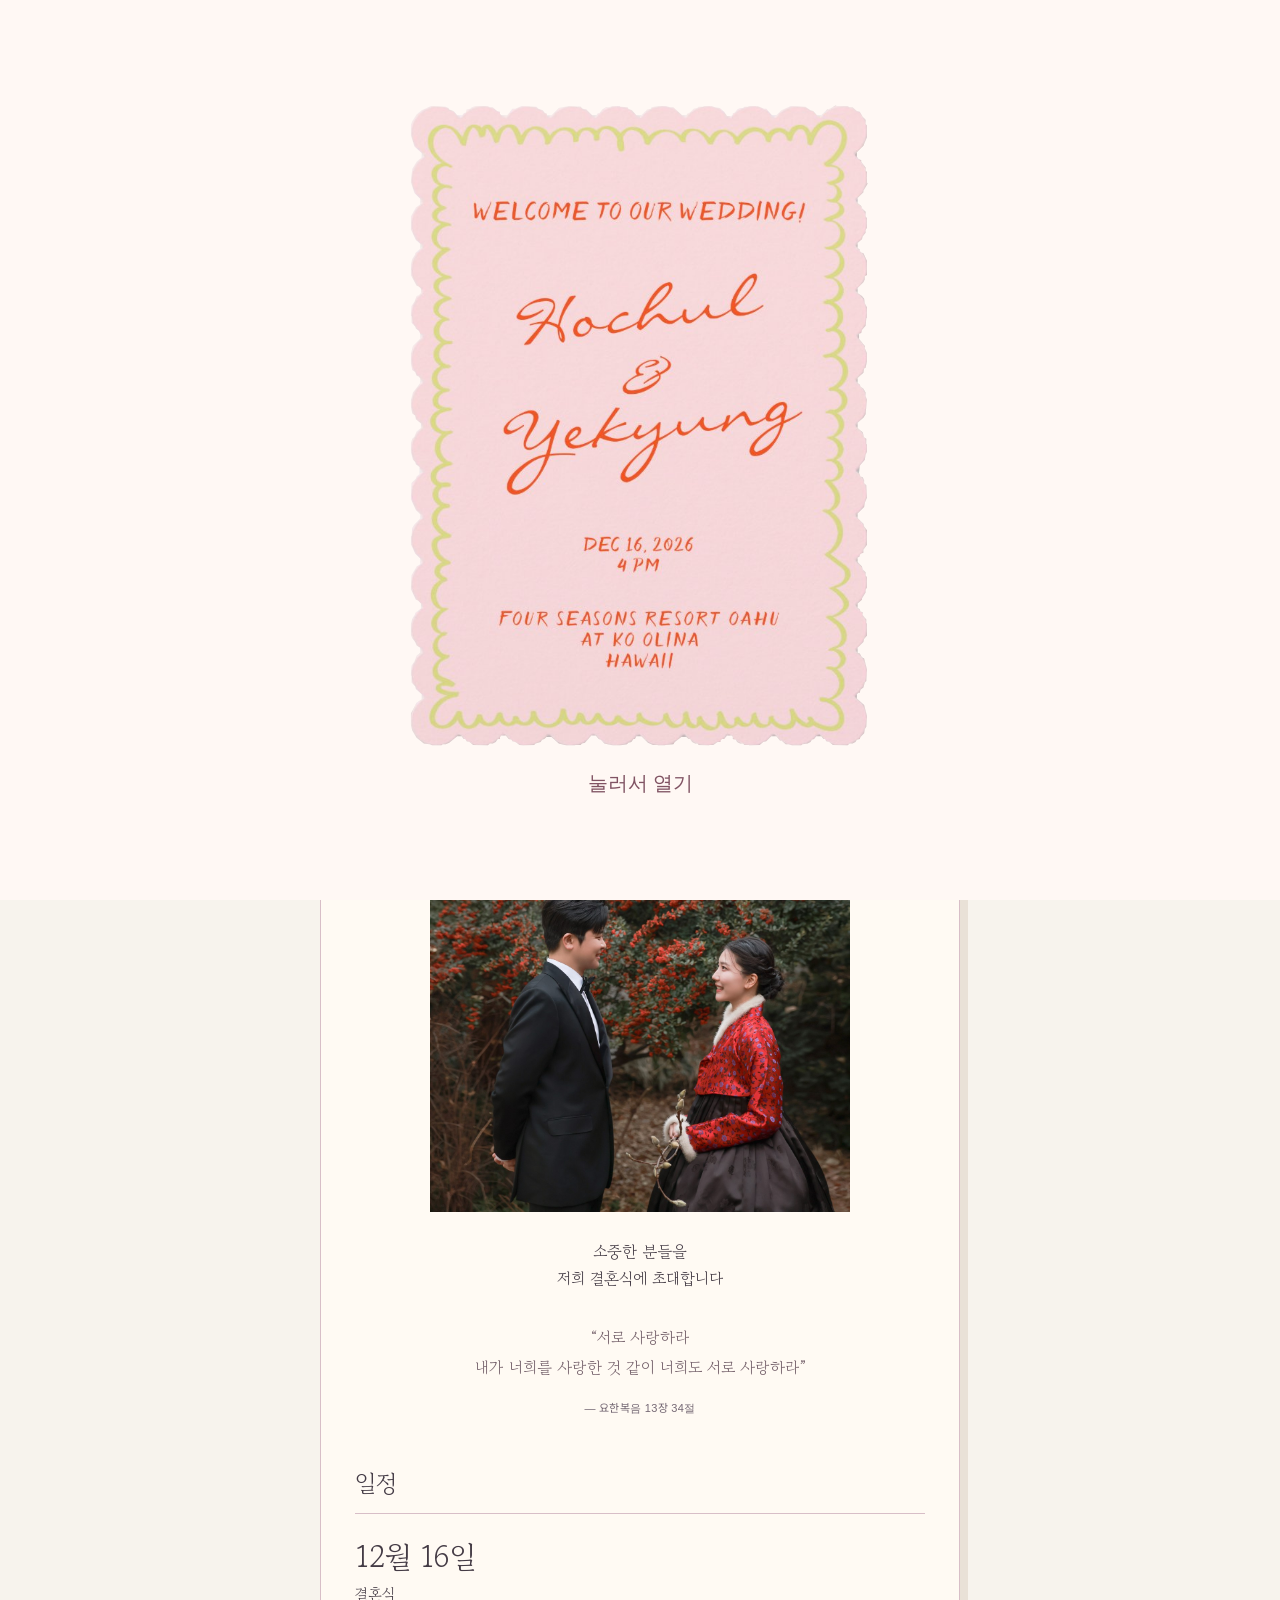
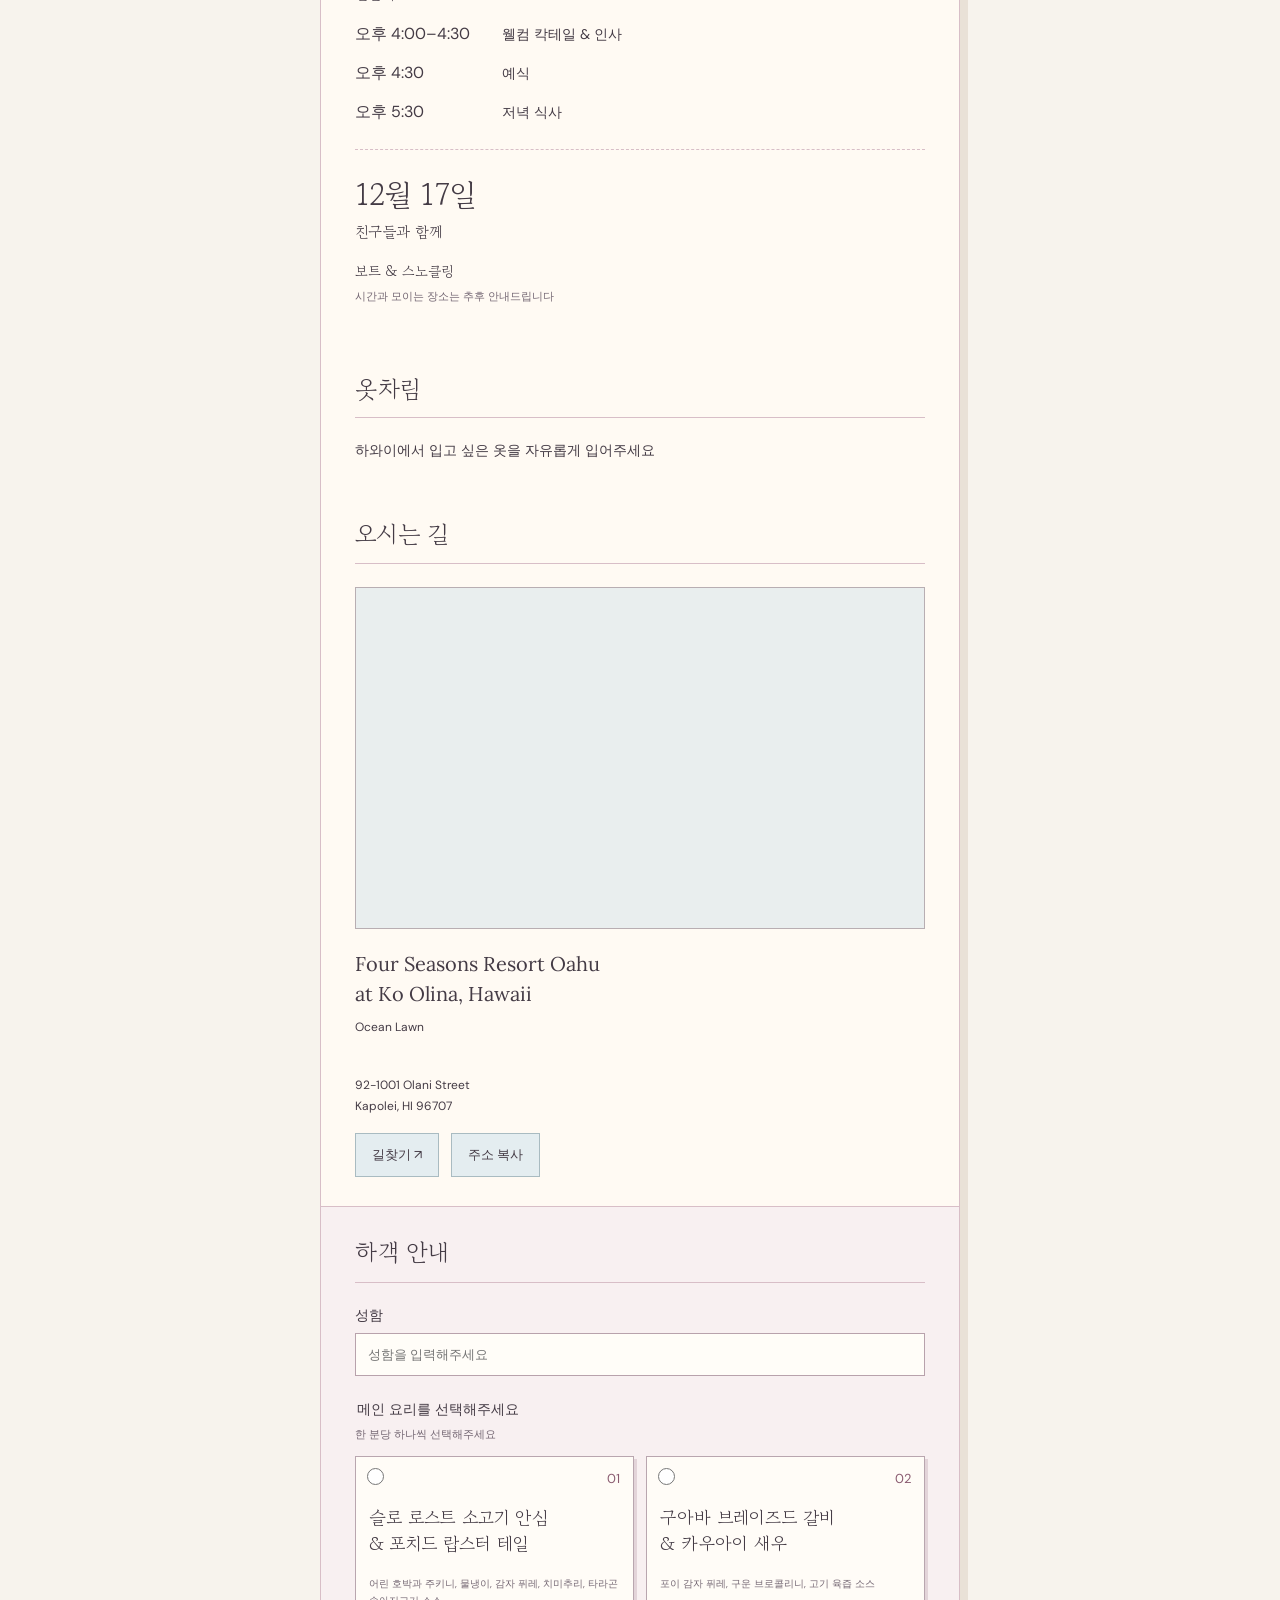
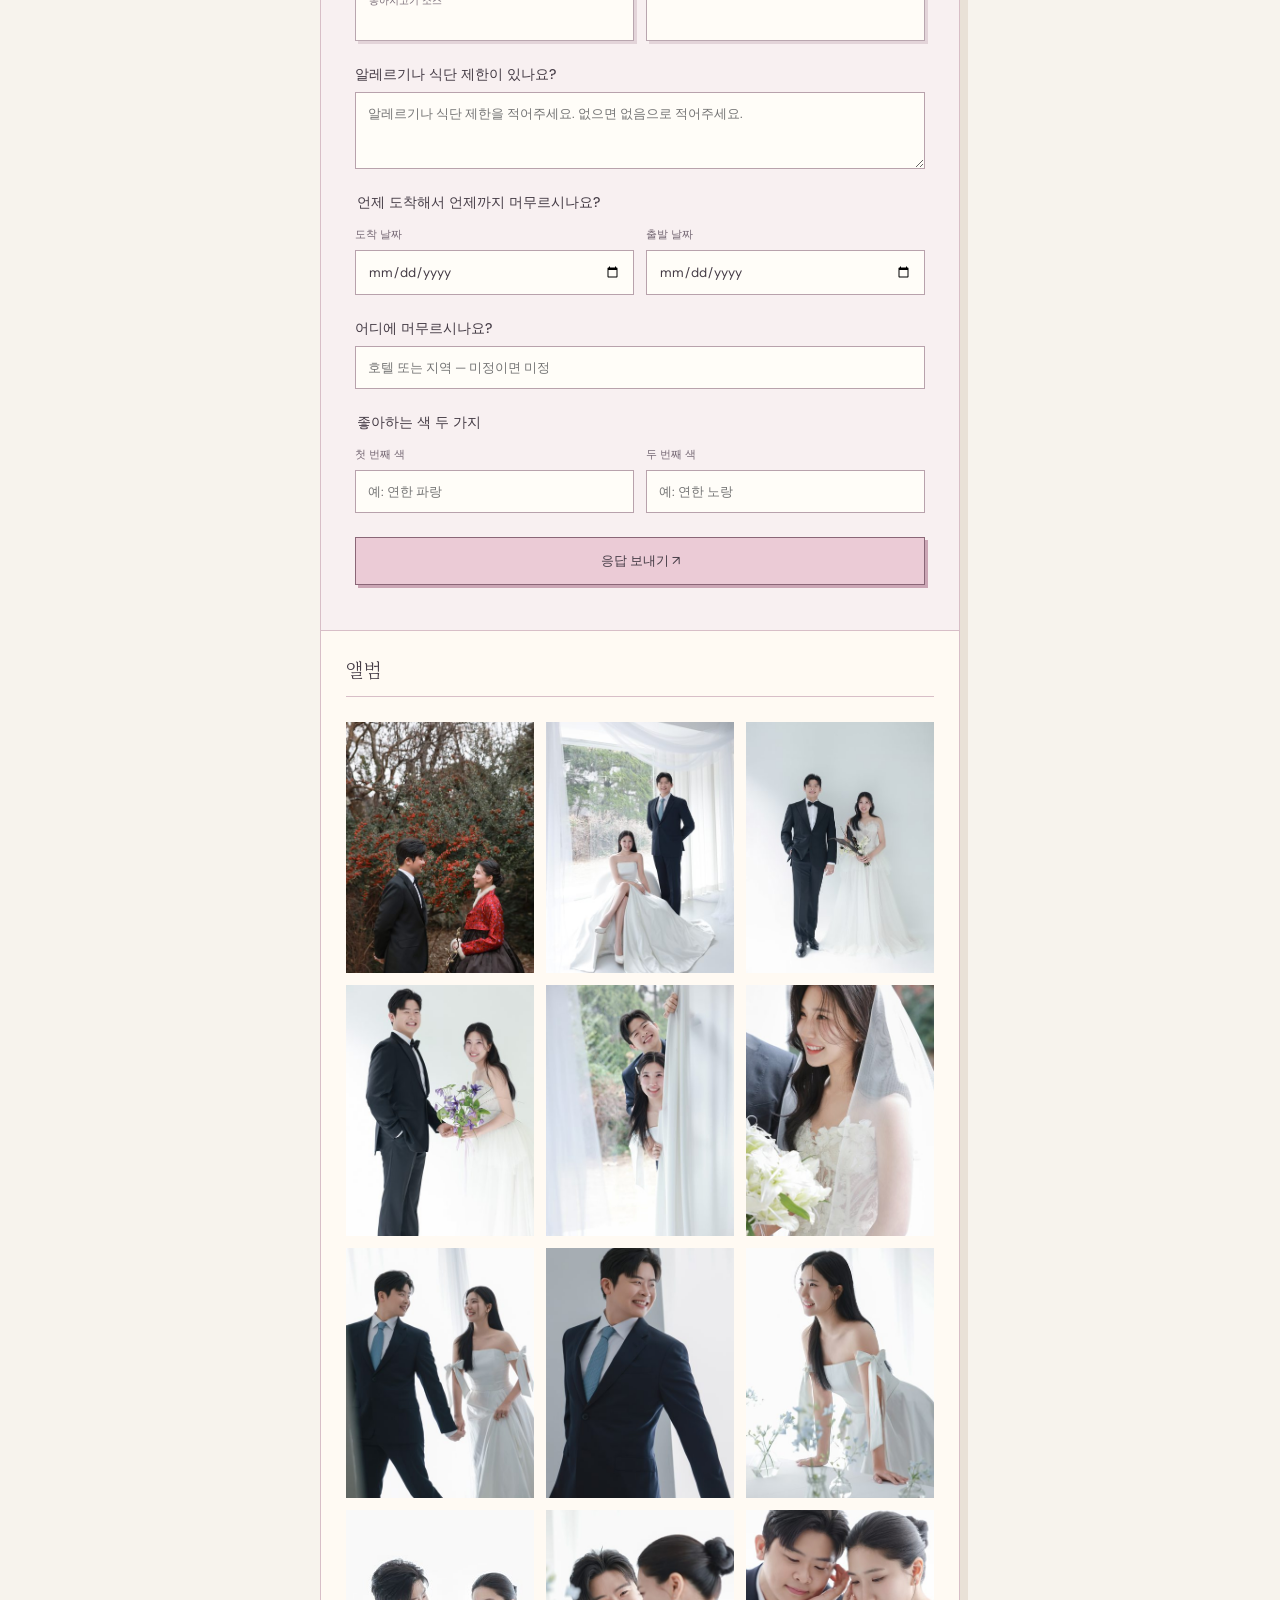
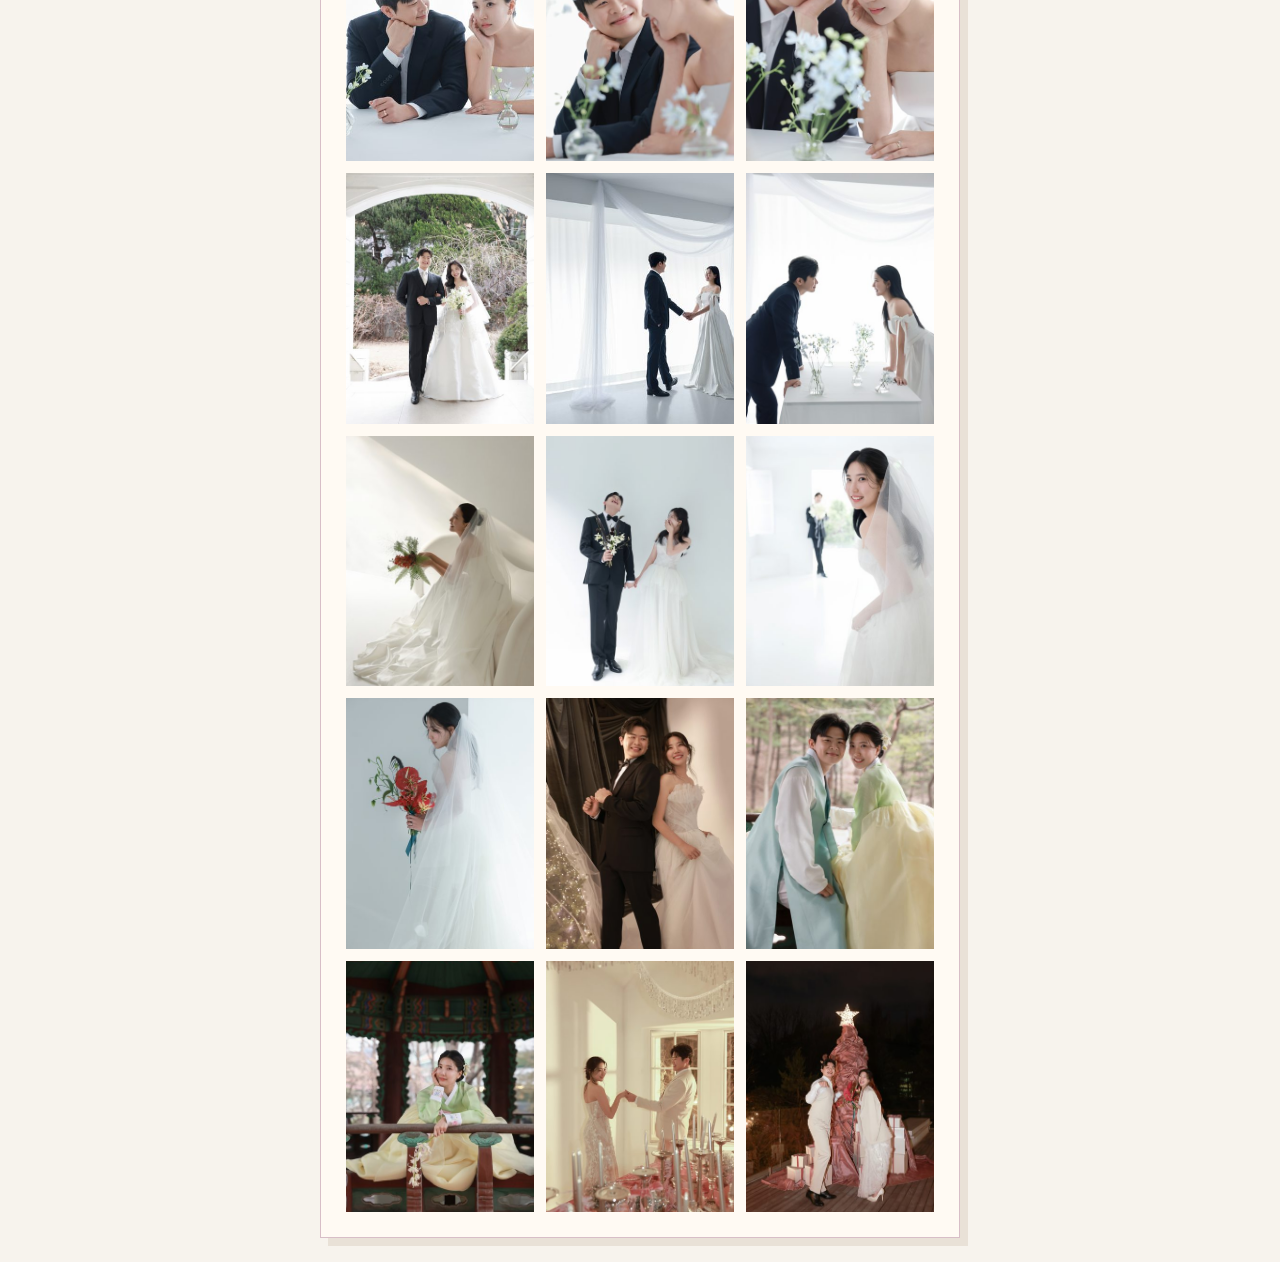
<file: index.html>
<!doctype html>
<html lang="en"><head><meta charset="utf-8"><meta name="viewport" content="width=device-width, initial-scale=1"><meta name="robots" content="noindex,nofollow"><meta name="theme-color" content="#f5e3e7"><title>Hochul &amp; Yekyung</title><meta name="description" content="Celebrate with Hochul & Yekyung at Four Seasons Resort Oahu at Ko Olina."><link rel="stylesheet" href="fonts.css?v=refine-36"><link rel="stylesheet" href="style.css?v=boat-39"><link rel="stylesheet" href="album.css?v=inline-1"><link rel="icon" type="image/svg+xml" href="favicon.svg?v=heart-1"></head>
<body><div id="invitation-cover" class="invitation-cover" role="dialog" aria-modal="true" aria-label="Wedding invitation cover"><button id="open-invitation" class="original-cover-card" type="button" aria-label="Open Hochul and Yekyung’s wedding invitation"><svg class="card-cutout" role="img" aria-label="Hochul and Yekyung wedding invitation" xmlns="http://www.w3.org/2000/svg" viewBox="-8 -4 648 896"><defs><clipPath id="card"><path d="M 619 8 L 615 7 L 609 2 L 605 2 L 602 0 L 587 0 L 586 -1 L 578 4 L 574 5 L 566 13 L 560 13 L 555 7 L 551 6 L 544 1 L 524 0 L 511 6 L 504 13 L 498 13 L 490 4 L 487 4 L 478 0 L 466 0 L 465 1 L 460 1 L 458 3 L 454 3 L 450 5 L 447 9 L 444 10 L 444 12 L 442 14 L 436 14 L 432 8 L 426 3 L 419 2 L 415 0 L 404 0 L 403 1 L 397 1 L 395 3 L 390 4 L 385 9 L 382 10 L 380 13 L 374 13 L 362 2 L 357 2 L 352 0 L 342 0 L 332 2 L 331 4 L 326 5 L 318 13 L 311 13 L 305 6 L 300 4 L 299 2 L 289 1 L 288 0 L 278 0 L 274 2 L 269 2 L 264 5 L 260 10 L 258 10 L 256 13 L 250 13 L 242 5 L 237 4 L 234 1 L 218 0 L 204 3 L 194 13 L 188 13 L 187 10 L 185 10 L 182 6 L 176 4 L 173 1 L 153 0 L 144 4 L 140 4 L 133 13 L 125 13 L 123 11 L 123 8 L 119 7 L 113 2 L 109 2 L 106 0 L 90 0 L 84 2 L 82 4 L 77 5 L 76 9 L 73 10 L 71 13 L 64 13 L 59 7 L 53 5 L 52 3 L 48 1 L 28 0 L 15 6 L 8 12 L 2 21 L 0 27 L 0 40 L 5 56 L 15 65 L 15 71 L 8 77 L 2 87 L 0 105 L 5 120 L 13 128 L 13 136 L 7 140 L 0 153 L 0 170 L 7 185 L 13 190 L 13 197 L 6 203 L 6 205 L 2 211 L 0 219 L 0 233 L 8 248 L 11 249 L 14 252 L 14 258 L 11 261 L 8 262 L 5 270 L 1 276 L 0 289 L 1 290 L 1 299 L 6 304 L 7 307 L 11 310 L 13 314 L 13 321 L 3 331 L 0 342 L 0 354 L 2 364 L 6 367 L 8 372 L 11 373 L 13 376 L 13 382 L 3 395 L 0 406 L 0 414 L 2 424 L 6 427 L 7 432 L 14 438 L 14 444 L 8 449 L 5 456 L 2 459 L 0 465 L 0 477 L 3 488 L 6 491 L 7 494 L 12 498 L 12 508 L 8 511 L 7 514 L 1 520 L 0 542 L 7 557 L 13 563 L 13 569 L 5 577 L 2 582 L 1 593 L 0 594 L 0 604 L 6 617 L 13 624 L 13 632 L 8 635 L 1 647 L 0 666 L 7 681 L 10 682 L 14 686 L 14 693 L 6 699 L 6 701 L 2 707 L 0 715 L 0 729 L 2 734 L 6 739 L 8 744 L 13 747 L 13 754 L 8 758 L 5 766 L 1 772 L 0 785 L 1 786 L 1 795 L 6 800 L 7 804 L 15 811 L 15 818 L 8 823 L 0 838 L 0 853 L 2 861 L 8 871 L 18 879 L 26 880 L 30 882 L 42 882 L 44 880 L 48 880 L 53 878 L 64 869 L 70 869 L 73 873 L 75 873 L 77 876 L 81 877 L 86 881 L 106 882 L 109 879 L 113 879 L 117 877 L 120 873 L 123 873 L 123 870 L 125 868 L 131 868 L 135 873 L 139 874 L 140 876 L 144 877 L 150 881 L 155 882 L 170 881 L 172 879 L 179 877 L 181 874 L 184 873 L 187 870 L 194 870 L 204 879 L 215 882 L 226 882 L 227 881 L 234 881 L 236 879 L 240 878 L 249 868 L 255 868 L 259 873 L 262 874 L 267 879 L 279 882 L 288 882 L 298 880 L 300 878 L 304 877 L 307 873 L 309 873 L 311 869 L 318 869 L 327 878 L 334 881 L 340 881 L 341 882 L 350 882 L 351 881 L 362 880 L 364 877 L 373 870 L 380 870 L 383 873 L 385 873 L 388 877 L 392 879 L 395 879 L 397 881 L 411 882 L 412 881 L 417 881 L 423 877 L 427 877 L 427 875 L 429 873 L 432 873 L 436 868 L 442 868 L 444 870 L 444 873 L 448 874 L 450 877 L 454 879 L 458 879 L 460 881 L 466 881 L 467 882 L 481 881 L 486 877 L 490 876 L 497 869 L 504 869 L 509 875 L 511 875 L 517 880 L 521 880 L 526 882 L 538 882 L 540 880 L 547 879 L 551 877 L 553 874 L 556 873 L 559 869 L 566 869 L 569 873 L 571 873 L 573 876 L 577 877 L 582 881 L 602 882 L 605 879 L 609 879 L 613 877 L 615 874 L 619 873 L 620 870 L 625 865 L 626 859 L 628 856 L 629 841 L 625 826 L 615 817 L 615 811 L 617 809 L 619 809 L 620 805 L 624 802 L 626 795 L 628 793 L 629 777 L 625 762 L 622 760 L 619 755 L 616 754 L 616 747 L 624 739 L 625 735 L 629 730 L 629 714 L 628 713 L 628 708 L 623 702 L 623 698 L 620 697 L 619 694 L 616 692 L 616 686 L 622 681 L 622 679 L 627 671 L 627 667 L 629 664 L 629 650 L 627 647 L 627 643 L 623 639 L 622 635 L 616 629 L 616 623 L 619 621 L 619 619 L 621 617 L 624 616 L 624 612 L 629 605 L 629 585 L 625 580 L 624 576 L 616 568 L 616 562 L 625 553 L 626 547 L 629 540 L 628 523 L 625 520 L 625 516 L 623 512 L 620 511 L 618 506 L 619 496 L 626 488 L 627 481 L 629 477 L 629 467 L 628 466 L 628 459 L 625 457 L 623 450 L 616 444 L 616 437 L 624 430 L 627 425 L 629 405 L 627 400 L 627 395 L 624 390 L 620 387 L 619 384 L 616 382 L 616 375 L 624 368 L 625 362 L 627 361 L 629 352 L 629 341 L 626 334 L 626 331 L 618 321 L 618 314 L 621 313 L 622 309 L 627 303 L 628 293 L 629 292 L 629 278 L 626 272 L 625 266 L 622 262 L 616 258 L 616 251 L 624 243 L 626 239 L 626 235 L 629 233 L 629 214 L 624 203 L 621 202 L 619 200 L 619 198 L 616 196 L 616 189 L 622 184 L 623 180 L 627 175 L 627 171 L 629 168 L 629 155 L 627 152 L 627 146 L 622 141 L 621 138 L 616 134 L 616 127 L 624 119 L 624 117 L 630 107 L 629 106 L 629 91 L 627 89 L 627 85 L 621 77 L 621 75 L 617 73 L 615 70 L 615 64 L 624 55 L 629 43 L 629 27 L 627 25 L 627 19 L 623 15 Z"/></clipPath></defs><image href="invitation-cover-original.png" x="-260" y="-134" width="1080" height="1080" clip-path="url(#card)"/></svg><span class="original-cover-hint">Tap to open</span></button></div><main id="invitation-content">
<header><a href="#home" aria-label="Back to invitation"><span class="initial">H</span><span class="brand-heart" aria-hidden="true"></span><span class="initial">Y</span></a><nav aria-label="Language"><button type="button" data-language="ko" lang="ko" aria-pressed="false">Korean</button><button type="button" data-language="en" lang="en" aria-pressed="true">English</button></nav></header>
<section class="invitation" id="home"><h1 class="custom-names"><img src="names-lettering.svg" alt="Hochul & Yekyung" width="873" height="175"></h1><p class="full-names">Hochul Hwang · Yekyung Kim</p><p class="wedding-date">December 16, 2026</p><p class="ceremony-time">4:00 PM</p><h2 class="venue">Four Seasons Resort Oahu<br><span>at Ko Olina, Hawaii</span></h2><button class="beach" id="beach" aria-label="Send the couple some love"><img src="beach-final.png" alt="Pixel Hochul and Yekyung holding hands on a Hawaiian beach" width="2172" height="724"><span id="hearts" aria-hidden="true"></span></button></section>
<section class="invitation-note"><img src="album/22.jpg" alt="Hochul and Yekyung" width="830" height="938" loading="lazy"><div class="invitation-copy"><p>We invite our loved ones to our wedding</p><blockquote>“Love one another.<br>As I have loved you, so you must love one another”<cite>— John 13:34</cite></blockquote></div></section><section class="days section" id="day"><div class="section-label"><span class="pixel">The Days</span></div><article><div class="day-title"><h2>Dec 16<span class="pixel">Wedding Day</span></h2></div><dl class="schedule"><div><dt>4:00–4:30 <small>PM</small></dt><dd>Welcome Cocktails<br class="mobile"> & Greetings</dd></div><div><dt>4:30 <small>PM</small></dt><dd>Ceremony</dd></div><div><dt>5:30 <small>PM</small></dt><dd>Dinner</dd></div></dl></article><article class="ocean-day"><div class="day-title"><h2>Dec 17<span class="pixel">With Friends</span></h2></div><h3>Boat & Snorkeling</h3><p>Time & meeting point to be announced.</p></article></section>
<section class="wear section" id="wear"><div class="section-label"><h2>What to Wear</h2></div><p>Whatever you’d love to wear in Hawaii.</p></section>
<section class="travel section" id="travel"><div class="section-label"><span class="pixel">Getting Here</span></div><div class="google-map"><iframe title="Google Maps — Four Seasons Resort Oahu at Ko Olina" src="https://www.google.com/maps?q=Four%20Seasons%20Resort%20Oahu%20at%20Ko%20Olina%2092-1001%20Olani%20Street&amp;hl=en&amp;gl=us&amp;t=k&amp;z=15&amp;output=embed" width="600" height="360" style="border:0" allowfullscreen loading="lazy" referrerpolicy="no-referrer-when-downgrade"></iframe></div><div class="place"><h3 id="place-title">Four Seasons Resort Oahu<br>at Ko Olina, Hawaii</h3><p class="venue-lawn">Ocean Lawn</p><p id="place-text">92-1001 Olani Street<br>Kapolei, HI 96707</p><div class="actions"><a id="directions" href="https://www.google.com/maps/dir/?api=1&hl=en&gl=us&destination=Four+Seasons+Resort+Oahu+at+Ko+Olina+92-1001+Olani+Street" target="_blank" rel="noopener">Get directions ↗</a><button id="copy">Copy address</button></div></div></section>
<section class="section guest-section" id="guest-details"><div class="section-label"><span class="pixel">For Our Guests</span></div>
<form action="https://formsubmit.co/sigma89kim@gmail.com" method="POST">
<input type="hidden" name="_subject" value="Wedding · Menu & guest details"><input type="hidden" name="_template" value="table"><input type="hidden" name="_next" value="https://mungg.github.io/yekyung-and-hochul/thanks.html"><input type="text" name="_honey" tabindex="-1" autocomplete="off" class="honey" aria-hidden="true">
<label class="field-label" for="guest-name">Your name</label><input id="guest-name" name="Guest name" autocomplete="name" maxlength="100" required placeholder="First & last name">
<fieldset><legend>Choose your entrée</legend><p class="field-hint">One selection per guest.</p><div class="menu-options">
<label class="menu-option"><input type="radio" name="Entree" value="Slow Roasted Beef Tenderloin & Poached Lobster Tail" required><span class="menu-card"><span class="pixel menu-number">01</span><strong>Slow Roasted Beef Tenderloin<br>& Poached Lobster Tail</strong><span class="ingredients">Baby squash & zucchini, watercress, potato purée, chimichurri, tarragon veal jus</span></span></label>
<label class="menu-option"><input type="radio" name="Entree" value="Guava Braised Short Ribs & Kauai Shrimp" required><span class="menu-card"><span class="pixel menu-number">02</span><strong>Guava Braised Short Ribs<br>& Kauai Shrimp</strong><span class="ingredients">Poi potato purée, charred broccolini, natural jus</span></span></label>
</div></fieldset>
<label class="field-label" for="allergies">Any allergies or dietary restrictions?</label><textarea id="allergies" name="Allergies or dietary restrictions" rows="3" maxlength="2000" placeholder="Please list any allergies or dietary needs, or write None." required></textarea>
<fieldset class="arrival-fields"><legend>When will you be in Hawaii?</legend><div class="color-fields"><label for="arrival-date"><span>Arrival date</span><input id="arrival-date" type="date" name="Hawaii arrival date"></label><label for="departure-date"><span>Departure date</span><input id="departure-date" type="date" name="Hawaii departure date"></label></div></fieldset>
<label class="field-label" for="guest-stay">Where are you staying?</label><input id="guest-stay" name="Accommodation" maxlength="200" placeholder="Hotel or area — or Not decided yet">
<fieldset><legend>Your two favorite colors</legend><div class="color-fields"><label><span>Color 1</span><input name="Favorite color 1" maxlength="60" placeholder="e.g. Pale blue" required></label><label><span>Color 2</span><input name="Favorite color 2" maxlength="60" placeholder="e.g. Butter yellow" required></label></div></fieldset>
<button class="submit-details" type="submit">Send my details <span aria-hidden="true">↗</span></button></form></section>
<section class="inline-album" id="album"><div class="section-label"><span class="pixel">Our Album</span></div><div class="album-grid"><button class="album-photo" data-full="album/22.jpg" aria-label="메인 사진 크게 보기"><img src="album/22-thumb.jpg" alt="황호철과 김예경의 메인 웨딩 사진" loading="lazy"></button><button class="album-photo" data-full="album/09.jpg" data-index="0" aria-label="Open photo 1"><img src="album/09-thumb.jpg" alt="Wedding portrait 1" loading="lazy" width="400" height="600"></button><button class="album-photo" data-full="album/13.jpg" data-index="1" aria-label="Open photo 2"><img src="album/13-thumb.jpg" alt="Wedding portrait 2" loading="lazy" width="409" height="600"></button><button class="album-photo" data-full="album/15.jpg" data-index="2" aria-label="Open photo 3"><img src="album/15-thumb.jpg" alt="Wedding portrait 3" loading="lazy" width="400" height="600"></button><button class="album-photo" data-full="album/25.jpg" data-index="3" aria-label="Open photo 4"><img src="album/25-thumb.jpg" alt="Wedding portrait 4" loading="lazy" width="414" height="600"></button><button class="album-photo" data-full="album/01.jpg" data-index="4" aria-label="Open photo 5"><img src="album/01-thumb.jpg" alt="Wedding portrait 5" loading="lazy" width="400" height="600"></button><button class="album-photo" data-full="album/02.jpg" data-index="5" aria-label="Open photo 6"><img src="album/02-thumb.jpg" alt="Wedding portrait 6" loading="lazy" width="400" height="600"></button><button class="album-photo" data-full="album/03.jpg" data-index="6" aria-label="Open photo 7"><img src="album/03-thumb.jpg" alt="Wedding portrait 7" loading="lazy" width="400" height="600"></button><button class="album-photo" data-full="album/04.jpg" data-index="7" aria-label="Open photo 8"><img src="album/04-thumb.jpg" alt="Wedding portrait 8" loading="lazy" width="393" height="600"></button><button class="album-photo" data-full="album/05.jpg" data-index="8" aria-label="Open photo 9"><img src="album/05-thumb.jpg" alt="Wedding portrait 9" loading="lazy" width="600" height="403"></button><button class="album-photo" data-full="album/06.jpg" data-index="9" aria-label="Open photo 10"><img src="album/06-thumb.jpg" alt="Wedding portrait 10" loading="lazy" width="395" height="600"></button><button class="album-photo" data-full="album/07.jpg" data-index="10" aria-label="Open photo 11"><img src="album/07-thumb.jpg" alt="Wedding portrait 11" loading="lazy" width="400" height="600"></button><button class="album-photo" data-full="album/08.jpg" data-index="11" aria-label="Open photo 12"><img src="album/08-thumb.jpg" alt="Wedding portrait 12" loading="lazy" width="417" height="600"></button><button class="album-photo" data-full="album/10.jpg" data-index="12" aria-label="Open photo 13"><img src="album/10-thumb.jpg" alt="Wedding portrait 13" loading="lazy" width="600" height="400"></button><button class="album-photo" data-full="album/11.jpg" data-index="13" aria-label="Open photo 14"><img src="album/11-thumb.jpg" alt="Wedding portrait 14" loading="lazy" width="398" height="600"></button><button class="album-photo" data-full="album/12.jpg" data-index="14" aria-label="Open photo 15"><img src="album/12-thumb.jpg" alt="Wedding portrait 15" loading="lazy" width="392" height="600"></button><button class="album-photo" data-full="album/14.jpg" data-index="15" aria-label="Open photo 16"><img src="album/14-thumb.jpg" alt="Wedding portrait 16" loading="lazy" width="404" height="600"></button><button class="album-photo" data-full="album/16.jpg" data-index="16" aria-label="Open photo 17"><img src="album/16-thumb.jpg" alt="Wedding portrait 17" loading="lazy" width="400" height="600"></button><button class="album-photo" data-full="album/17.jpg" data-index="17" aria-label="Open photo 18"><img src="album/17-thumb.jpg" alt="Wedding portrait 18" loading="lazy" width="400" height="600"></button><button class="album-photo" data-full="album/18.jpg" data-index="18" aria-label="Open photo 19"><img src="album/18-thumb.jpg" alt="Wedding portrait 19" loading="lazy" width="400" height="600"></button><button class="album-photo" data-full="album/20.jpg" data-index="20" aria-label="Open photo 21"><img src="album/20-thumb.jpg" alt="Wedding portrait 21" loading="lazy" width="400" height="600"></button><button class="album-photo" data-full="album/21.jpg" data-index="21" aria-label="Open photo 22"><img src="album/21-thumb.jpg" alt="Wedding portrait 22" loading="lazy" width="391" height="600"></button><button class="album-photo" data-full="album/23.jpg" data-index="22" aria-label="Open photo 23"><img src="album/23-thumb.jpg" alt="Wedding portrait 23" loading="lazy" width="407" height="600"></button><button class="album-photo" data-full="album/24.jpg" data-index="23" aria-label="Open photo 24"><img src="album/24-thumb.jpg" alt="Wedding portrait 24" loading="lazy" width="389" height="600"></button></div></section></main><p id="status" role="status" aria-live="polite"></p><script src="script.js?v=compact-30"></script><dialog id="photo-viewer" aria-label="Photo viewer"><button id="photo-close" aria-label="Close photo">×</button><button id="photo-prev" aria-label="Previous photo">‹</button><img id="large-photo" alt=""><button id="photo-next" aria-label="Next photo">›</button><p id="photo-count" aria-live="polite"></p></dialog><script src="album.js?v=selected-first"></script><script src="language.js?v=8"></script><script src="survey.js?v=1"></script></body></html>
</file>
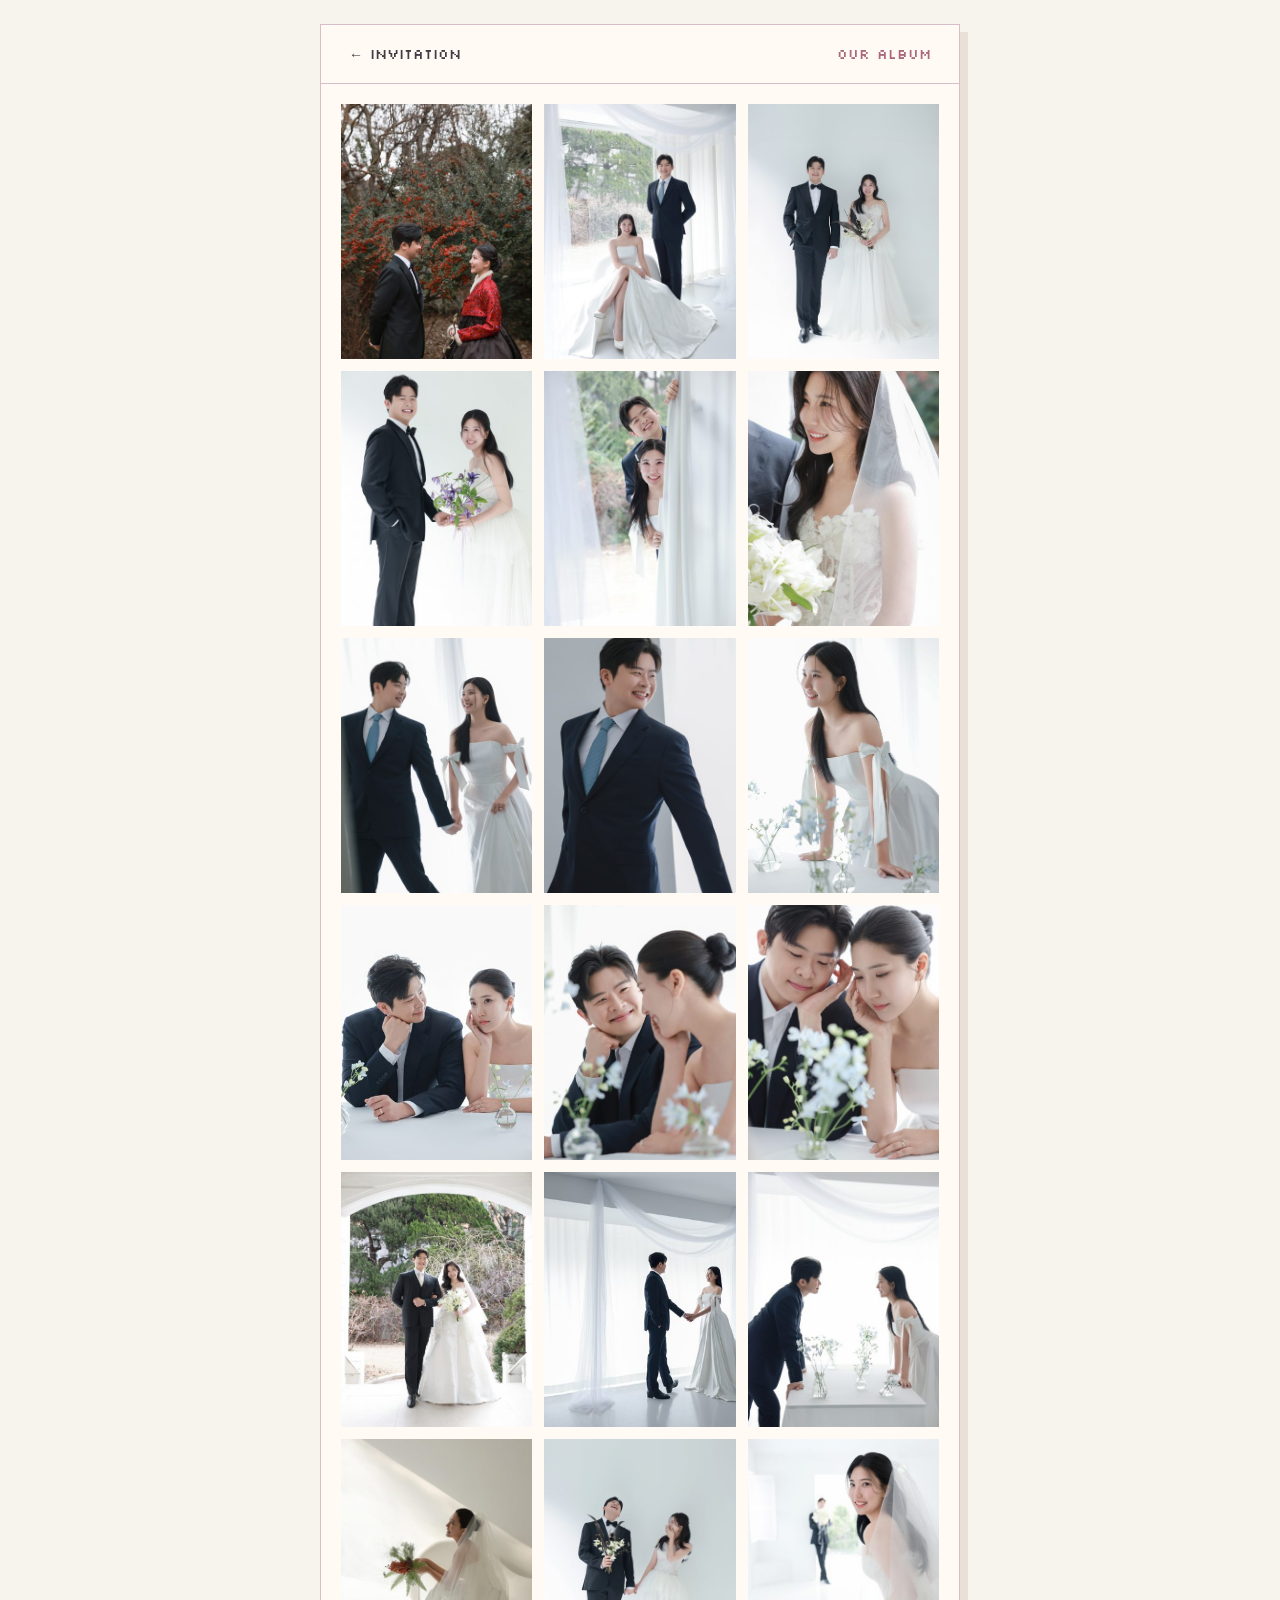
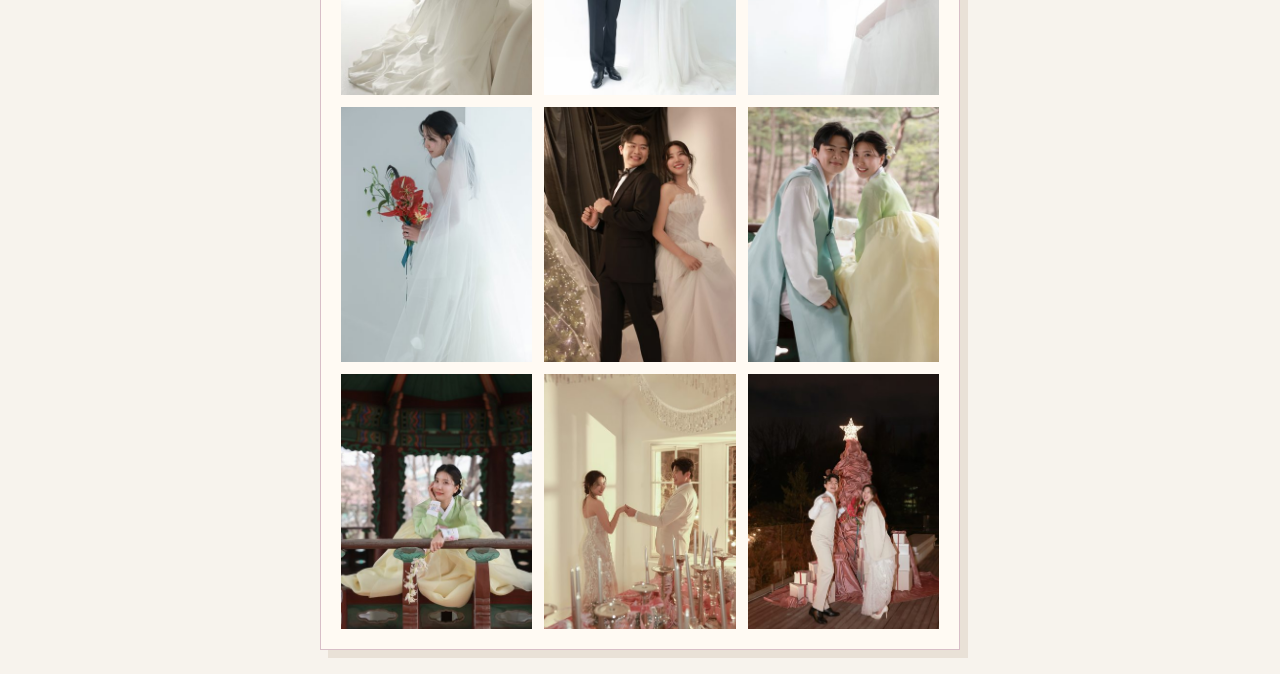
<file: album.html>
<!doctype html><html lang="en"><head><meta charset="utf-8"><meta name="viewport" content="width=device-width,initial-scale=1"><meta name="robots" content="noindex,nofollow"><title>Our album · Hochul & Yekyung</title><link rel="stylesheet" href="fonts.css"><link rel="stylesheet" href="style.css?v=album-1"><link rel="stylesheet" href="album.css"><link rel="icon" type="image/svg+xml" href="favicon.svg?v=heart-1"></head><body><main><header><a href="./">← Invitation</a><span class="pixel">OUR ALBUM</span></header><div class="album-grid"><button class="album-photo" data-full="album/22.jpg" aria-label="메인 사진 크게 보기"><img src="album/22-thumb.jpg" alt="황호철과 김예경의 메인 웨딩 사진" loading="lazy"></button><button class="album-photo" data-full="album/09.jpg" data-index="0" aria-label="Open photo 1"><img src="album/09-thumb.jpg" alt="Wedding portrait 1" loading="lazy" width="400" height="600"></button><button class="album-photo" data-full="album/13.jpg" data-index="1" aria-label="Open photo 2"><img src="album/13-thumb.jpg" alt="Wedding portrait 2" loading="lazy" width="409" height="600"></button><button class="album-photo" data-full="album/15.jpg" data-index="2" aria-label="Open photo 3"><img src="album/15-thumb.jpg" alt="Wedding portrait 3" loading="lazy" width="400" height="600"></button><button class="album-photo" data-full="album/25.jpg" data-index="3" aria-label="Open photo 4"><img src="album/25-thumb.jpg" alt="Wedding portrait 4" loading="lazy" width="414" height="600"></button><button class="album-photo" data-full="album/01.jpg" data-index="4" aria-label="Open photo 5"><img src="album/01-thumb.jpg" alt="Wedding portrait 5" loading="lazy" width="400" height="600"></button><button class="album-photo" data-full="album/02.jpg" data-index="5" aria-label="Open photo 6"><img src="album/02-thumb.jpg" alt="Wedding portrait 6" loading="lazy" width="400" height="600"></button><button class="album-photo" data-full="album/03.jpg" data-index="6" aria-label="Open photo 7"><img src="album/03-thumb.jpg" alt="Wedding portrait 7" loading="lazy" width="400" height="600"></button><button class="album-photo" data-full="album/04.jpg" data-index="7" aria-label="Open photo 8"><img src="album/04-thumb.jpg" alt="Wedding portrait 8" loading="lazy" width="393" height="600"></button><button class="album-photo" data-full="album/05.jpg" data-index="8" aria-label="Open photo 9"><img src="album/05-thumb.jpg" alt="Wedding portrait 9" loading="lazy" width="600" height="403"></button><button class="album-photo" data-full="album/06.jpg" data-index="9" aria-label="Open photo 10"><img src="album/06-thumb.jpg" alt="Wedding portrait 10" loading="lazy" width="395" height="600"></button><button class="album-photo" data-full="album/07.jpg" data-index="10" aria-label="Open photo 11"><img src="album/07-thumb.jpg" alt="Wedding portrait 11" loading="lazy" width="400" height="600"></button><button class="album-photo" data-full="album/08.jpg" data-index="11" aria-label="Open photo 12"><img src="album/08-thumb.jpg" alt="Wedding portrait 12" loading="lazy" width="417" height="600"></button><button class="album-photo" data-full="album/10.jpg" data-index="12" aria-label="Open photo 13"><img src="album/10-thumb.jpg" alt="Wedding portrait 13" loading="lazy" width="600" height="400"></button><button class="album-photo" data-full="album/11.jpg" data-index="13" aria-label="Open photo 14"><img src="album/11-thumb.jpg" alt="Wedding portrait 14" loading="lazy" width="398" height="600"></button><button class="album-photo" data-full="album/12.jpg" data-index="14" aria-label="Open photo 15"><img src="album/12-thumb.jpg" alt="Wedding portrait 15" loading="lazy" width="392" height="600"></button><button class="album-photo" data-full="album/14.jpg" data-index="15" aria-label="Open photo 16"><img src="album/14-thumb.jpg" alt="Wedding portrait 16" loading="lazy" width="404" height="600"></button><button class="album-photo" data-full="album/16.jpg" data-index="16" aria-label="Open photo 17"><img src="album/16-thumb.jpg" alt="Wedding portrait 17" loading="lazy" width="400" height="600"></button><button class="album-photo" data-full="album/17.jpg" data-index="17" aria-label="Open photo 18"><img src="album/17-thumb.jpg" alt="Wedding portrait 18" loading="lazy" width="400" height="600"></button><button class="album-photo" data-full="album/18.jpg" data-index="18" aria-label="Open photo 19"><img src="album/18-thumb.jpg" alt="Wedding portrait 19" loading="lazy" width="400" height="600"></button><button class="album-photo" data-full="album/20.jpg" data-index="20" aria-label="Open photo 21"><img src="album/20-thumb.jpg" alt="Wedding portrait 21" loading="lazy" width="400" height="600"></button><button class="album-photo" data-full="album/21.jpg" data-index="21" aria-label="Open photo 22"><img src="album/21-thumb.jpg" alt="Wedding portrait 22" loading="lazy" width="391" height="600"></button><button class="album-photo" data-full="album/23.jpg" data-index="22" aria-label="Open photo 23"><img src="album/23-thumb.jpg" alt="Wedding portrait 23" loading="lazy" width="407" height="600"></button><button class="album-photo" data-full="album/24.jpg" data-index="23" aria-label="Open photo 24"><img src="album/24-thumb.jpg" alt="Wedding portrait 24" loading="lazy" width="389" height="600"></button></div></main><dialog id="photo-viewer" aria-label="Photo viewer"><button id="photo-close" aria-label="Close photo">×</button><button id="photo-prev" aria-label="Previous photo">‹</button><img id="large-photo" alt=""><button id="photo-next" aria-label="Next photo">›</button><p id="photo-count" aria-live="polite"></p></dialog><script src="album.js?v=selected-first"></script></body></html>
</file>
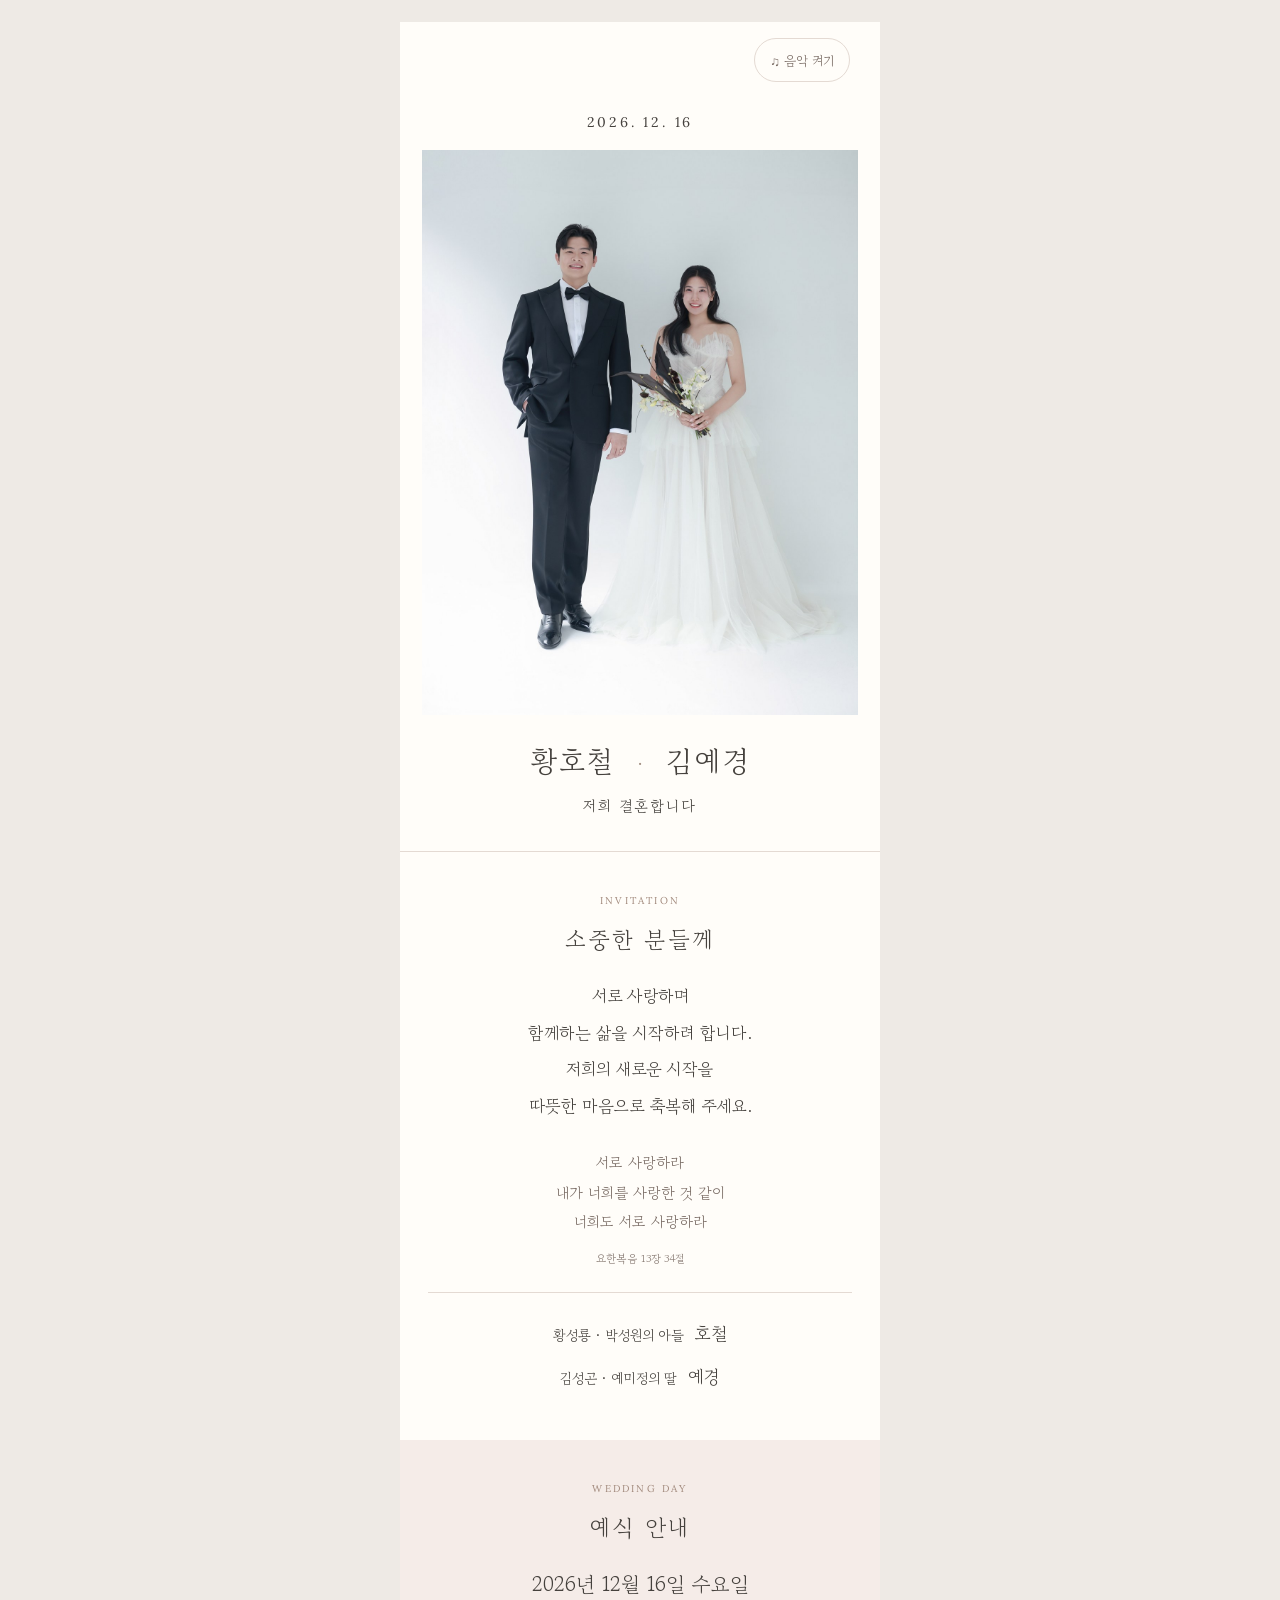
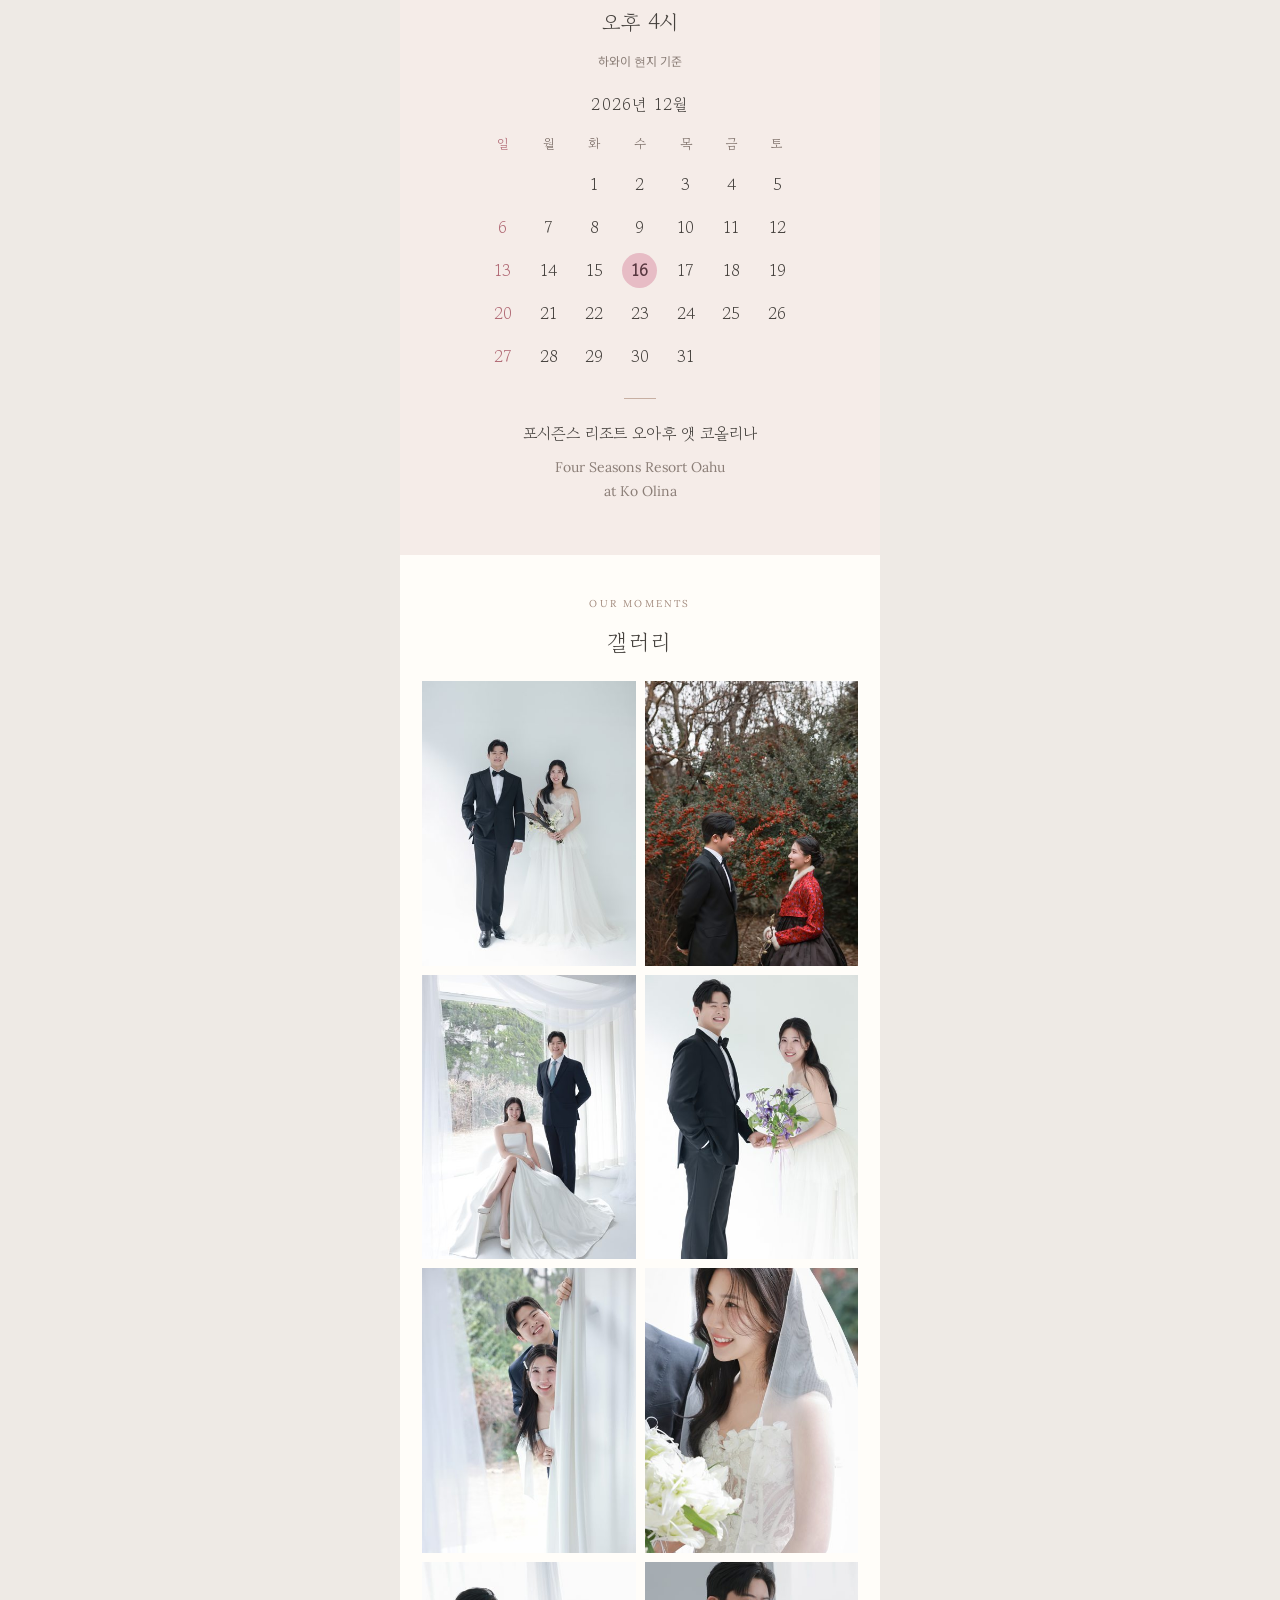
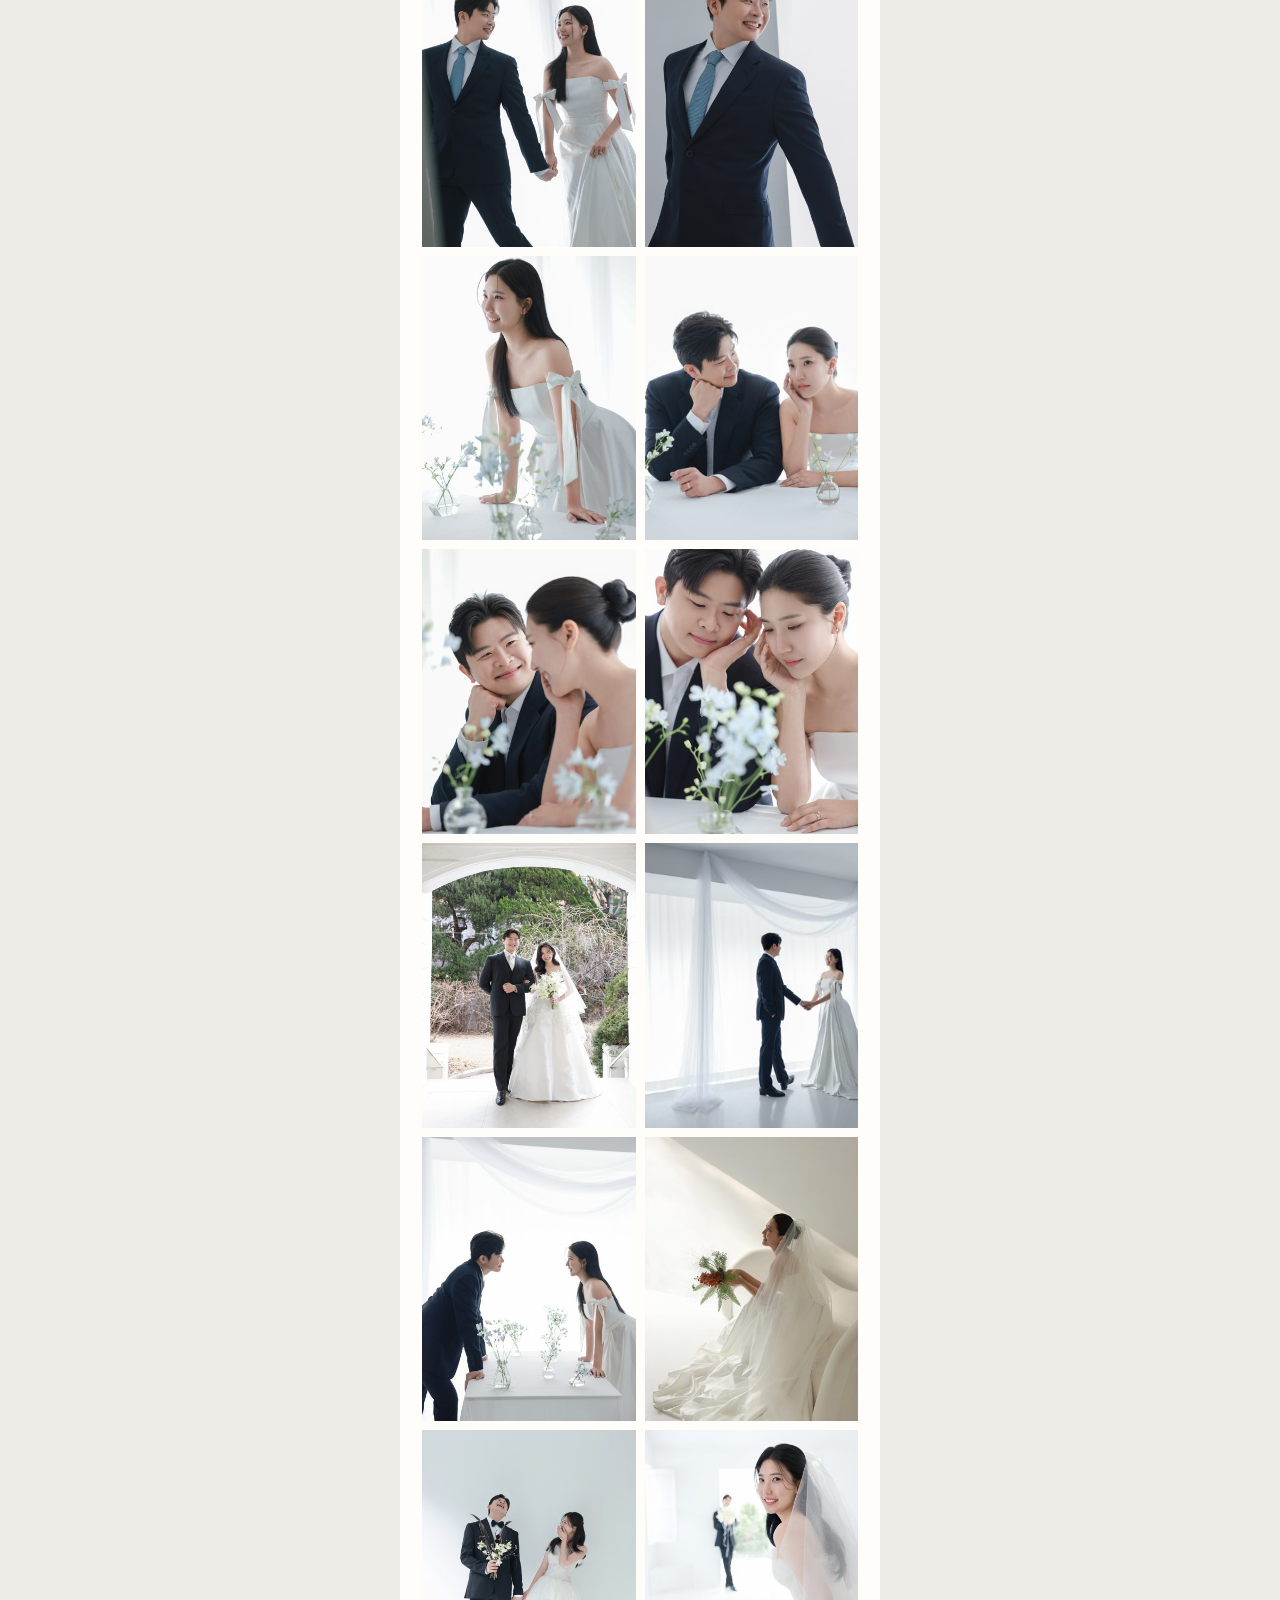
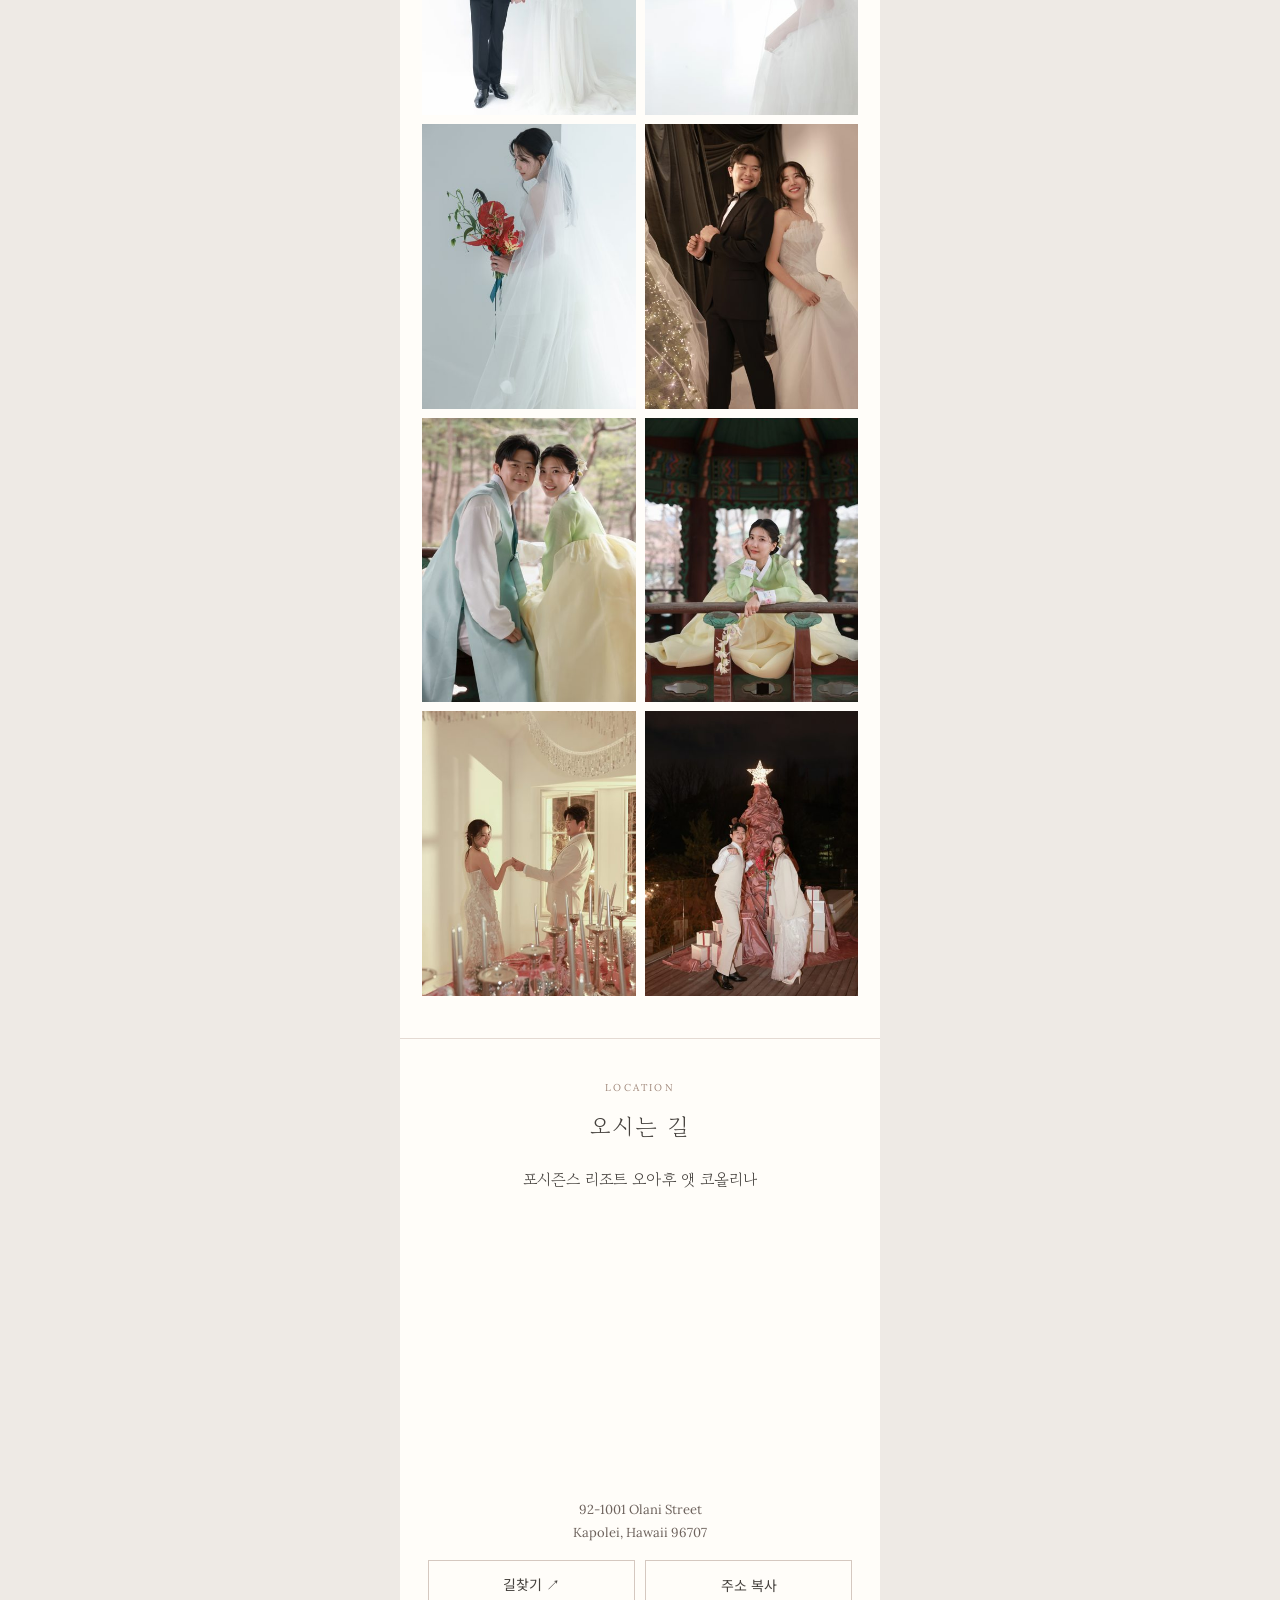
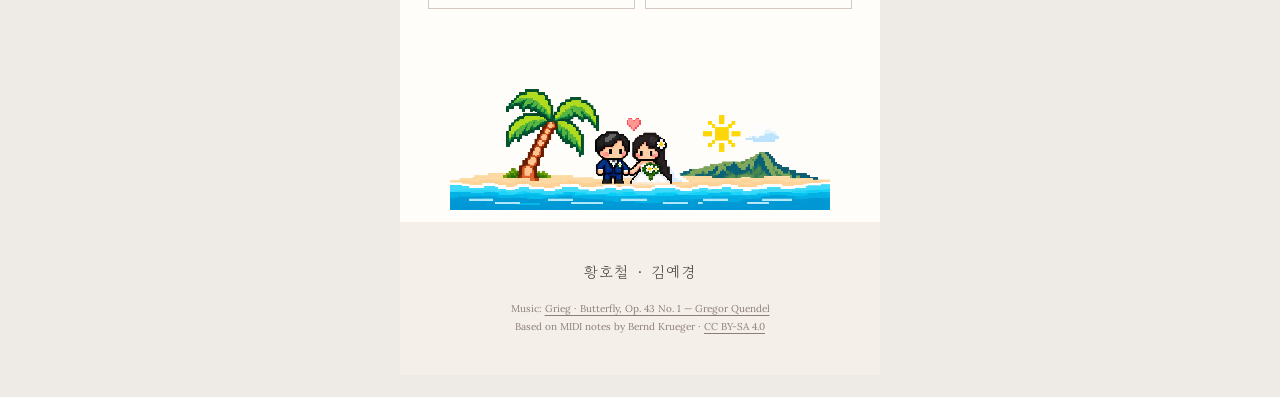
<file: family.html>
<!doctype html><html lang="ko"><head><meta charset="utf-8"><meta name="viewport" content="width=device-width,initial-scale=1"><meta name="robots" content="noindex,nofollow"><title>황호철 ♥ 김예경 결혼합니다</title>
<meta name="description" content="2026년 12월 16일 오후 4시 · Four Seasons Resort Oahu at Ko Olina, Hawaii">
<meta property="og:type" content="website">
<meta property="og:locale" content="ko_KR">
<meta property="og:title" content="황호철 ♥ 김예경 결혼합니다">
<meta property="og:description" content="2026년 12월 16일 오후 4시 · Four Seasons Resort Oahu at Ko Olina, Hawaii">
<meta property="og:url" content="https://mungg.github.io/yekyung-and-hochul/family.html">
<meta property="og:image" content="https://mungg.github.io/yekyung-and-hochul/album/13.jpg">
<meta property="og:image:alt" content="황호철 ♥ 김예경 결혼합니다">
<meta name="twitter:card" content="summary_large_image">
<meta name="twitter:title" content="황호철 ♥ 김예경 결혼합니다">
<meta name="twitter:image" content="https://mungg.github.io/yekyung-and-hochul/album/13.jpg"><link rel="icon" href="favicon.svg"><link rel="stylesheet" href="fonts.css"><link rel="stylesheet" href="album.css"><link rel="stylesheet" href="family.css?v=beach-footer-1"></head><body><main><div class="music-control"><button id="music-toggle" type="button" aria-pressed="false" aria-controls="wedding-music">♫ 음악 켜기</button><span id="music-status" role="status"></span></div><audio id="wedding-music" src="audio/grieg-butterfly.mp3" preload="metadata" autoplay loop></audio>
<header class="cover"><p class="date-top">2026. 12. 16</p><img class="hero" src="album/13.jpg" alt="황호철과 김예경의 웨딩 사진" fetchpriority="high"><div class="names"><h1>황호철 <span>·</span> 김예경</h1><p>저희 결혼합니다</p></div></header>
<section class="invitation"><p class="eyebrow">INVITATION</p><h2>소중한 분들께</h2><p class="letter">서로 사랑하며<br>함께하는 삶을 시작하려 합니다.<br>저희의 새로운 시작을<br>따뜻한 마음으로 축복해 주세요.</p><blockquote class="invitation-verse">서로 사랑하라<br>내가 너희를 사랑한 것 같이<br>너희도 서로 사랑하라<cite>요한복음 13장 34절</cite></blockquote><div class="parents"><p><span>황성룡 · 박성원</span>의 아들 <strong>호철</strong></p><p><span>김성곤 · 예미정</span>의 딸 <strong>예경</strong></p></div></section>
<section class="ceremony"><p class="eyebrow">WEDDING DAY</p><h2>예식 안내</h2><p class="event-date">2026년 12월 16일 수요일<br>오후 4시</p><p class="local-time">하와이 현지 기준</p><table class="wedding-calendar"><caption>2026년 12월</caption><thead><tr><th scope="col">일</th><th scope="col">월</th><th scope="col">화</th><th scope="col">수</th><th scope="col">목</th><th scope="col">금</th><th scope="col">토</th></tr></thead><tbody><tr><td></td><td></td><td><span>1</span></td><td><span>2</span></td><td><span>3</span></td><td><span>4</span></td><td><span>5</span></td></tr><tr><td><span>6</span></td><td><span>7</span></td><td><span>8</span></td><td><span>9</span></td><td><span>10</span></td><td><span>11</span></td><td><span>12</span></td></tr><tr><td><span>13</span></td><td><span>14</span></td><td><span>15</span></td><td><span class="wedding-day" aria-label="16일 수요일, 결혼식">16</span></td><td><span>17</span></td><td><span>18</span></td><td><span>19</span></td></tr><tr><td><span>20</span></td><td><span>21</span></td><td><span>22</span></td><td><span>23</span></td><td><span>24</span></td><td><span>25</span></td><td><span>26</span></td></tr><tr><td><span>27</span></td><td><span>28</span></td><td><span>29</span></td><td><span>30</span></td><td><span>31</span></td><td></td><td></td></tr></tbody></table><div class="rule"></div><p class="venue-ko">포시즌스 리조트 오아후 앳 코올리나</p><p class="venue-en" lang="en">Four Seasons Resort Oahu<br>at Ko Olina</p></section>
<section class="gallery"><p class="eyebrow">OUR MOMENTS</p><h2>갤러리</h2><div class="album-grid"><button class="album-photo" data-full="album/13.jpg" aria-label="메인 사진 크게 보기"><img src="album/13-thumb.jpg" alt="황호철과 김예경의 메인 웨딩 사진" loading="lazy"></button><button class="album-photo" data-full="album/22.jpg" aria-label="사진 1 크게 보기"><img src="album/22-thumb.jpg" alt="두 사람의 웨딩 사진 1" loading="lazy"></button><button class="album-photo" data-full="album/09.jpg" aria-label="사진 2 크게 보기"><img src="album/09-thumb.jpg" alt="두 사람의 웨딩 사진 2" loading="lazy"></button><button class="album-photo" data-full="album/15.jpg" aria-label="사진 3 크게 보기"><img src="album/15-thumb.jpg" alt="두 사람의 웨딩 사진 3" loading="lazy"></button><button class="album-photo" data-full="album/25.jpg" aria-label="사진 4 크게 보기"><img src="album/25-thumb.jpg" alt="두 사람의 웨딩 사진 4" loading="lazy"></button><button class="album-photo" data-full="album/01.jpg" aria-label="사진 5 크게 보기"><img src="album/01-thumb.jpg" alt="두 사람의 웨딩 사진 5" loading="lazy"></button><button class="album-photo" data-full="album/02.jpg" aria-label="사진 6 크게 보기"><img src="album/02-thumb.jpg" alt="두 사람의 웨딩 사진 6" loading="lazy"></button><button class="album-photo" data-full="album/03.jpg" aria-label="사진 7 크게 보기"><img src="album/03-thumb.jpg" alt="두 사람의 웨딩 사진 7" loading="lazy"></button><button class="album-photo" data-full="album/04.jpg" aria-label="사진 8 크게 보기"><img src="album/04-thumb.jpg" alt="두 사람의 웨딩 사진 8" loading="lazy"></button><button class="album-photo" data-full="album/05.jpg" aria-label="사진 9 크게 보기"><img src="album/05-thumb.jpg" alt="두 사람의 웨딩 사진 9" loading="lazy"></button><button class="album-photo" data-full="album/06.jpg" aria-label="사진 10 크게 보기"><img src="album/06-thumb.jpg" alt="두 사람의 웨딩 사진 10" loading="lazy"></button><button class="album-photo" data-full="album/07.jpg" aria-label="사진 11 크게 보기"><img src="album/07-thumb.jpg" alt="두 사람의 웨딩 사진 11" loading="lazy"></button><button class="album-photo" data-full="album/08.jpg" aria-label="사진 12 크게 보기"><img src="album/08-thumb.jpg" alt="두 사람의 웨딩 사진 12" loading="lazy"></button><button class="album-photo" data-full="album/10.jpg" aria-label="사진 13 크게 보기"><img src="album/10-thumb.jpg" alt="두 사람의 웨딩 사진 13" loading="lazy"></button><button class="album-photo" data-full="album/11.jpg" aria-label="사진 14 크게 보기"><img src="album/11-thumb.jpg" alt="두 사람의 웨딩 사진 14" loading="lazy"></button><button class="album-photo" data-full="album/12.jpg" aria-label="사진 15 크게 보기"><img src="album/12-thumb.jpg" alt="두 사람의 웨딩 사진 15" loading="lazy"></button><button class="album-photo" data-full="album/14.jpg" aria-label="사진 16 크게 보기"><img src="album/14-thumb.jpg" alt="두 사람의 웨딩 사진 16" loading="lazy"></button><button class="album-photo" data-full="album/16.jpg" aria-label="사진 17 크게 보기"><img src="album/16-thumb.jpg" alt="두 사람의 웨딩 사진 17" loading="lazy"></button><button class="album-photo" data-full="album/17.jpg" aria-label="사진 18 크게 보기"><img src="album/17-thumb.jpg" alt="두 사람의 웨딩 사진 18" loading="lazy"></button><button class="album-photo" data-full="album/18.jpg" aria-label="사진 19 크게 보기"><img src="album/18-thumb.jpg" alt="두 사람의 웨딩 사진 19" loading="lazy"></button><button class="album-photo" data-full="album/20.jpg" aria-label="사진 20 크게 보기"><img src="album/20-thumb.jpg" alt="두 사람의 웨딩 사진 20" loading="lazy"></button><button class="album-photo" data-full="album/21.jpg" aria-label="사진 21 크게 보기"><img src="album/21-thumb.jpg" alt="두 사람의 웨딩 사진 21" loading="lazy"></button><button class="album-photo" data-full="album/23.jpg" aria-label="사진 22 크게 보기"><img src="album/23-thumb.jpg" alt="두 사람의 웨딩 사진 22" loading="lazy"></button><button class="album-photo" data-full="album/24.jpg" aria-label="사진 23 크게 보기"><img src="album/24-thumb.jpg" alt="두 사람의 웨딩 사진 23" loading="lazy"></button></div></section>
<section class="location"><p class="eyebrow">LOCATION</p><h2>오시는 길</h2><p class="venue-ko">포시즌스 리조트 오아후 앳 코올리나</p><iframe title="포시즌스 리조트 오아후 지도" src="https://www.google.com/maps?q=Four%20Seasons%20Resort%20Oahu%20at%20Ko%20Olina%2092-1001%20Olani%20Street&amp;hl=ko&amp;gl=us&amp;t=k&amp;z=15&amp;output=embed" loading="lazy" allowfullscreen referrerpolicy="no-referrer-when-downgrade"></iframe><p class="address" lang="en">92-1001 Olani Street<br>Kapolei, Hawaii 96707</p><div class="actions"><a href="https://www.google.com/maps/dir/?api=1&amp;destination=Four+Seasons+Resort+Oahu+at+Ko+Olina+92-1001+Olani+Street" target="_blank" rel="noopener">길찾기 ↗</a><button id="copy-address" type="button">주소 복사</button></div><p id="copy-status" role="status"></p></section>
<div class="beach-keepsake"><img src="beach-final.png" alt="하와이 해변에서 손을 잡은 호철과 예경의 픽셀 그림" loading="lazy"></div>
<footer><p class="signoff">황호철 · 김예경</p><p class="music-credit">Music: <a href="https://www.classicals.de/grieg-lyric" target="_blank" rel="noopener">Grieg · Butterfly, Op. 43 No. 1 — Gregor Quendel</a><br>Based on MIDI notes by Bernd Krueger · <a href="https://creativecommons.org/licenses/by-sa/4.0/" target="_blank" rel="noopener">CC BY-SA 4.0</a></p></footer></main>
<dialog id="photo-viewer" aria-label="웨딩 사진"><button id="photo-close" aria-label="사진 닫기">×</button><button id="photo-prev" aria-label="이전 사진">‹</button><img id="large-photo" alt=""><button id="photo-next" aria-label="다음 사진">›</button><p id="photo-count" aria-live="polite"></p></dialog><script src="album.js"></script><script src="family.js?v=autoplay-5"></script></body></html>
</file>
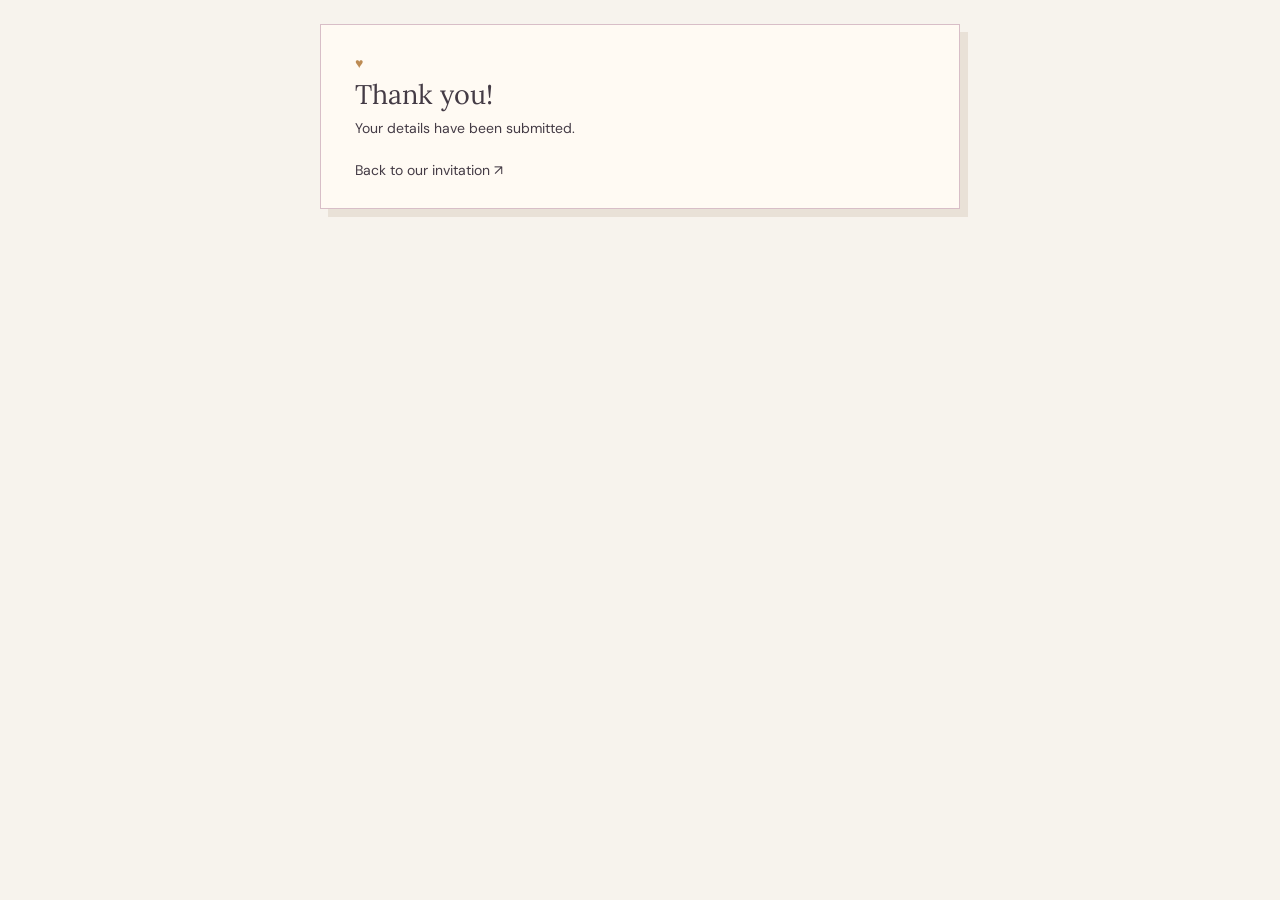
<file: thanks.html>
<!doctype html><html lang="en"><head><meta charset="utf-8"><meta name="viewport" content="width=device-width,initial-scale=1"><meta name="robots" content="noindex,nofollow"><title>Thank you · Hochul & Yekyung</title><link rel="stylesheet" href="fonts.css"><link rel="stylesheet" href="style.css?v=compact-2"><link rel="icon" type="image/svg+xml" href="favicon.svg?v=heart-1"></head><body><main><section class="wear section"><span class="pixel-spark">♥</span><h2>Thank you!</h2><p>Your details have been submitted.</p><p style="margin-top:24px"><a href="./">Back to our invitation ↗</a></p></section></main></body></html>
</file>
<file: fonts.css>
@font-face {
  font-family: 'Cormorant Garamond';
  font-style: italic;
  font-weight: 400;
  font-display: block;
  src: url(font-0.ttf) format('truetype');
}
@font-face {
  font-family: 'Cormorant Garamond';
  font-style: italic;
  font-weight: 500;
  font-display: block;
  src: url(font-1.ttf) format('truetype');
}
@font-face {
  font-family: 'Cormorant Garamond';
  font-style: normal;
  font-weight: 400;
  font-display: block;
  src: url(font-2.ttf) format('truetype');
}
@font-face {
  font-family: 'Cormorant Garamond';
  font-style: normal;
  font-weight: 500;
  font-display: block;
  src: url(font-3.ttf) format('truetype');
}
@font-face {
  font-family: 'Cormorant Garamond';
  font-style: normal;
  font-weight: 600;
  font-display: block;
  src: url(font-4.ttf) format('truetype');
}
@font-face {
  font-family: 'DM Sans';
  font-style: normal;
  font-weight: 400;
  font-display: block;
  src: url(font-5.ttf) format('truetype');
}
@font-face {
  font-family: 'DM Sans';
  font-style: normal;
  font-weight: 500;
  font-display: block;
  src: url(font-6.ttf) format('truetype');
}
@font-face {
  font-family: 'DM Sans';
  font-style: normal;
  font-weight: 600;
  font-display: block;
  src: url(font-7.ttf) format('truetype');
}

@font-face {
  font-family: 'Noto Sans KR';
  font-style: normal;
  font-weight: 400;
  font-display: block;
  src: url(korean.woff2?v=island-6) format('truetype');
}





@font-face{font-family:'Silkscreen';font-style:normal;font-weight:400;font-display:block;src:url('pixel.ttf') format('truetype')}

@font-face{font-family:'Allura';font-style:normal;font-weight:400;font-display:swap;src:url('allura.ttf') format('truetype')}
@font-face{font-family:'Lora';font-style:normal;font-weight:400 700;font-display:swap;src:url('lora.ttf') format('truetype')}
@font-face{font-family:'Gowun Batang';font-style:normal;font-weight:400;font-display:swap;src:url('gowun-batang.ttf') format('truetype')}

@font-face{font-family:'Lora';font-style:italic;font-weight:400 700;font-display:swap;src:url('lora-italic.ttf') format('truetype')}
</file>
<file: style.css>
:root{--ink:#443b45;--pink:#f5e3e7;--blue:#d5e9ed;--line:#d8bec7;--rose:#ac687d}*{box-sizing:border-box}html{scroll-behavior:smooth;scroll-padding-top:25px}body{margin:0;background:#f7f3ed;color:var(--ink);font-family:'DM Sans',sans-serif;font-size:14px}main{max-width:640px;margin:24px auto;background:#fffaf3;border:1px solid var(--line);box-shadow:8px 8px 0 #e9e1d7}header{display:flex;align-items:center;justify-content:space-between;padding:20px 28px;border-bottom:1px solid var(--line)}a{color:inherit;text-decoration:none}header>a{font-family:'Silkscreen';font-size:14px}header span{color:var(--rose)}nav{display:flex;gap:22px;font-size:12px}a:hover{text-decoration:underline}button{font:inherit;color:inherit;cursor:pointer}.pixel{font-family:'Silkscreen',monospace;font-weight:400}.eyebrow{font-size:11px;letter-spacing:1px;margin:17px 0 21px}.invitation{text-align:center;background:var(--pink);padding-top:27px;overflow:hidden}.flower{font-size:32px;color:#fff9e8;text-shadow:2px 0 #d9a673,-2px 0 #d9a673,0 2px #d9a673,0 -2px #d9a673}h1,h2,h3,p{margin-top:0}h1{font-family:'Cormorant Garamond',serif;font-style:italic;font-weight:500;font-size:clamp(35px,7.6vw,56px);margin-bottom:9px;letter-spacing:-1.5px}h1 em{font-size:.66em;color:var(--rose);padding:0 6px}.intro{font-size:13px;margin-bottom:27px}.date{display:flex;align-items:center;justify-content:center;gap:19px}.date span{font-size:11px}.date strong{font:500 53px/.9 'Cormorant Garamond'}.ceremony-time{font-size:10px;letter-spacing:1.3px;margin:13px 0 16px}.tiny-flower{color:var(--rose);font-size:17px}.venue{font:500 27px/1.1 'Cormorant Garamond';margin:13px 15px 7px}.venue span{font-size:23px}.lawn{font-size:12px;margin-bottom:20px}.beach{display:block;position:relative;border:0;padding:0;width:100%;background:none;line-height:0}.beach img{width:100%;height:auto;display:block}.beach:focus-visible{outline:3px solid var(--rose);outline-offset:-4px}#hearts i{position:absolute;left:49%;top:43%;font-style:normal;font-size:24px;color:#d76e91;animation:float 1.3s ease-out forwards;line-height:1;pointer-events:none}@keyframes float{to{transform:translate(var(--x),-90px);opacity:0}}.section{padding:29px 34px}.section-label{display:flex;justify-content:space-between;align-items:center;border-bottom:1px solid var(--line);padding-bottom:13px;margin-bottom:23px;font-size:11px}.section-label>span[aria-hidden]{color:var(--rose);font-size:19px}.day-title{display:flex;justify-content:space-between;align-items:center;margin-bottom:19px}.day-title h2{font:500 34px/1 'Cormorant Garamond';margin:0}.day-title h2 span{font-size:9px;display:inline-block;margin-left:16px;vertical-align:middle}.badge{background:#f6e9b7;padding:8px;font-size:10px}.schedule{margin:0}.schedule>div{display:grid;grid-template-columns:135px 1fr;gap:12px;margin:0 0 17px;align-items:baseline}.schedule dt{font-size:13px}.schedule small{font-size:10px}.schedule dd{margin:0;font-size:14px}.mobile{display:none}.ocean-day{margin-top:26px;padding-top:25px;border-top:1px dashed var(--line)}.ocean-day h3{font-size:15px;font-weight:500;margin:0 0 7px}.ocean-day p,.timezone{font-size:11px;color:#746773}.timezone{margin:22px 0 0}.wear{background:#f8edc9;text-align:center;padding:24px 20px}.wear h2{font:500 30px 'Cormorant Garamond';margin:5px 0 7px}.wear p{font-size:13px;margin:0}.pixel-spark{color:#bd8b53}.map{position:relative;overflow:hidden;border:1px solid #a7bec6;background:var(--blue)}.map svg{display:block;width:100%;height:auto}.pin{position:absolute;border:0;background:none;font-size:10px;font-weight:600;transform:translate(-50%,-50%);white-space:nowrap;padding:8px}.pin b{display:block;width:25px;height:25px;margin:auto auto 3px;background:#fffbeb;border:1px solid var(--ink);box-shadow:2px 2px 0 #68746b;font-size:16px}.pin.active b{background:#ecc4d2;color:#763e54}.ko{left:27%;top:64%}.airport{left:48%;top:73%}.waikiki{left:67%;top:83%}.map-caption{position:absolute;top:10px;right:10px;font-size:8px;color:#55707b}.place{padding:20px 0 0}.place h3{font-size:14px;font-weight:500;margin-bottom:8px}.place p{font-size:12px;line-height:1.7;min-height:41px;margin-bottom:17px}.actions{display:flex;gap:18px;align-items:center;font-size:12px}.actions a{background:var(--blue);border:1px solid #8da8b5;padding:11px 14px;box-shadow:3px 3px 0 #b5c9ce}.actions button{border:0;background:none;text-decoration:underline;font-size:11px;padding:10px 0}footer{text-align:center;padding:18px;border-top:1px solid var(--line)}footer span{color:var(--rose);font-size:12px}footer p{font:italic 22px 'Cormorant Garamond';margin:6px 0 0}#status{position:fixed;bottom:20px;left:50%;transform:translateX(-50%);background:var(--ink);color:white;padding:12px 20px;display:none;font-size:12px;z-index:5}a:focus-visible,button:focus-visible{outline:2px solid #86526a;outline-offset:4px}@media(max-width:650px){main{margin:0;border:none;box-shadow:none}header{padding:17px 22px}.section{padding:25px 25px}.invitation{padding-top:23px}h1{letter-spacing:-1px}.schedule>div{grid-template-columns:116px 1fr;gap:9px}.day-title h2 span{margin-left:10px}.pin{font-size:9px}.map-caption{font-size:7px}}@media(max-width:360px){.mobile{display:block}.section{padding-left:20px;padding-right:20px}.day-title h2 span{font-size:8px}.actions{gap:12px}}@media(prefers-reduced-motion:reduce){html{scroll-behavior:auto}#hearts i{animation:none;display:none}}
.guest-section{border-top:1px solid var(--line);background:#f8f0f1}.guest-section input:not([type=radio]):not([type=hidden]),.guest-section textarea{display:block;width:100%;border:1px solid #b8a2ac;background:#fffdf8;border-radius:0;padding:12px;font:13px 'DM Sans';color:var(--ink);margin-top:8px}.guest-section textarea{resize:vertical}.guest-section fieldset{padding:0;border:0;margin:24px 0}.field-label,.guest-section legend{font-size:14px;font-weight:500}.field-label{display:block;margin-top:22px}.field-hint{font-size:11px;line-height:1.6;color:#746773;margin:7px 0 13px}.menu-options{display:grid;grid-template-columns:1fr 1fr;gap:12px}.menu-option{position:relative;cursor:pointer;min-width:0}.menu-option input{position:absolute;left:12px;top:12px;accent-color:#9c5d76;width:17px;height:17px;margin:0;z-index:1}.menu-card{display:flex;flex-direction:column;height:100%;padding:13px;border:1px solid #b9a6af;background:#fffcf7;box-shadow:3px 3px 0 #e3d4d9}.menu-number{font-size:10px;align-self:flex-end;margin-bottom:17px;color:#8a5b70}.menu-card strong{font:500 24px/1.05 'Cormorant Garamond';margin-bottom:10px}.preparation{font-size:10px;line-height:1.5;min-height:30px}.ingredients{font-size:10px;line-height:1.65;color:#746773;margin:10px 0 18px}.menu-option input:checked+.menu-card{background:#e7eef0;border:2px solid #6c8a98;padding:12px;box-shadow:3px 3px 0 #b8cdd5}.menu-option input:focus-visible+.menu-card{outline:2px solid #86526a;outline-offset:4px}.color-fields{display:grid;grid-template-columns:1fr 1fr;gap:12px;margin-top:12px}.color-fields label>span{font-size:11px;color:#746773}.submit-details{width:100%;padding:14px;border:1px solid #8a6677;background:#ebcbd6;box-shadow:3px 3px 0 #cba6b5;font-size:13px}.submit-details span{margin-left:12px}.guest-section .honey{display:none!important}@media(max-width:380px){.menu-card{padding:10px}.menu-option input:checked+.menu-card{padding:9px}.menu-card strong{font-size:22px}.menu-options{gap:9px}}
.custom-names{margin:0 auto 10px;width:88%;max-width:540px;line-height:0}.custom-names img{display:block;width:100%;height:auto}

/* Three visual voices: custom lettering, DM Sans, Silkscreen. */
.date strong{font:500 42px/1 'DM Sans'}.venue{font:500 22px/1.4 'DM Sans';letter-spacing:-.4px;margin-top:24px}.venue span{font-size:18px}.day-title h2{font:500 27px/1.2 'DM Sans'}.wear h2{font:500 24px/1.3 'DM Sans'}.menu-card strong{font:500 17px/1.35 'DM Sans'}footer p{font:400 15px 'DM Sans'}.custom-names{margin-top:20px;margin-bottom:28px}.ceremony-time{margin-bottom:0}.flower{margin-bottom:10px}@media(max-width:380px){.venue{font-size:20px}.menu-card strong{font-size:15px}.day-title h2{font-size:25px}}

.tropical-garland{display:block;width:76%;max-width:430px;height:auto;margin:0 auto 22px;image-rendering:pixelated}.invitation{padding-top:29px}.custom-names{margin-top:0}.plumeria-dot{display:inline-block;width:25px;height:25px;background:#fffdf1;clip-path:polygon(38% 0,62% 0,62% 12%,70% 12%,70% 30%,90% 30%,90% 38%,100% 38%,100% 60%,80% 60%,80% 70%,88% 70%,88% 90%,65% 90%,65% 80%,50% 70%,35% 80%,35% 90%,12% 90%,12% 70%,20% 70%,20% 60%,0 60%,0 38%,10% 38%,10% 30%,30% 30%,30% 12%,38% 12%);position:relative}.plumeria-dot:after{content:"";position:absolute;left:9px;top:10px;width:8px;height:8px;background:#efbd56;box-shadow:2px -2px #f7d580,-2px 2px #f7d580}

.location-icon{display:block;width:17px;height:17px;margin:3px auto;shape-rendering:crispEdges}

header>a{display:flex;align-items:center;gap:9px}header .initial{font-family:'DM Sans',sans-serif;font-weight:600;font-size:14px;color:var(--ink)}.brand-heart{width:11px;height:10px;background:var(--rose);clip-path:polygon(0 0,40% 0,40% 20%,60% 20%,60% 0,100% 0,100% 60%,80% 60%,80% 80%,60% 80%,60% 100%,40% 100%,40% 80%,20% 80%,20% 60%,0 60%)}.catch-game{display:block;width:200px;margin:-14px auto 24px;border:0;background:none;padding:0}.catch-stage{display:block;position:relative;width:160px;height:65px;margin:auto}.trainer{position:absolute;width:36px;height:48px;bottom:3px;shape-rendering:crispEdges;transform-origin:center bottom}.trainer-h{left:4px}.trainer-y{right:4px}.catch-caption{font:9px 'Silkscreen';color:#856576}.game-ball{position:absolute;width:14px;height:14px;left:26px;bottom:18px;border:2px solid #453641;background:linear-gradient(#db6574 0 40%,#453641 40% 60%,#fffaf3 60%);border-radius:50%;opacity:0}.game-ball:after{content:'';position:absolute;width:4px;height:4px;border:1px solid #453641;background:white;left:3px;top:3px}.catch-heart{position:absolute;left:74px;top:7px;color:#c96e89;font-size:19px;opacity:0}.playing .game-ball{animation:throwball 5s linear}.playing .trainer-y{animation:caught-y 5s ease}.playing .trainer-h{animation:caught-h 5s ease}.playing .catch-heart{animation:catchlove 5s ease}@keyframes throwball{0%{opacity:0;transform:translate(0,0)}5%{opacity:1}15%{transform:translate(48px,-30px)}25%,35%{opacity:1;transform:translate(94px,0)}44%{opacity:0;transform:translate(94px,0)}50%{opacity:1;transform:translate(94px,0)}62%{transform:translate(48px,-30px)}72%,82%{opacity:1;transform:translate(0,0)}90%,100%{opacity:0;transform:translate(0,0)}}@keyframes caught-y{0%,22%{transform:scale(1);opacity:1}28%,35%{transform:scale(0);opacity:0}42%,100%{transform:scale(1);opacity:1}}@keyframes caught-h{0%,69%{transform:scale(1);opacity:1}75%,82%{transform:scale(0);opacity:0}90%,100%{transform:scale(1);opacity:1}}@keyframes catchlove{0%,88%{opacity:0;transform:translateY(5px)}93%{opacity:1}100%{opacity:0;transform:translateY(-8px)}}@media(prefers-reduced-motion:reduce){.playing .trainer,.playing .game-ball{animation:none}.playing .catch-heart{animation:none;opacity:1}}

.oahu-pixel-map{display:block;width:100%;height:auto;image-rendering:pixelated}.map .ko{left:18%;top:55%}.map .airport{left:49%;top:68%}.map .waikiki{left:72%;top:76%}.map .pin{font-family:'DM Sans';font-size:10px;text-shadow:0 1px #fff,1px 0 #fff,-1px 0 #fff,0 -1px #fff}.map-caption{background:#fffaf3dd;padding:5px 7px;color:#443b45}

.wedding-date{font:500 22px/1.4 "DM Sans",sans-serif;letter-spacing:0;margin:0 20px 6px}.ceremony-time{font:400 17px/1.4 "DM Sans",sans-serif;letter-spacing:0;margin:0 0 24px}

.catch-footer{padding:24px 0 20px;background:var(--pink);border-top:1px solid var(--line)}.catch-footer .catch-game{margin:0 auto}

.arrival-fields input{min-width:0;min-height:43px}.arrival-fields .color-fields>label{min-width:0}
.album-link{padding:22px 30px;background:#fffaf3;border-top:1px solid var(--line)}.album-link a{display:flex;align-items:center;justify-content:space-between;font-size:12px}.album-link .pixel{font-size:11px}

.invitation-note{padding:28px 25px 0;background:#fffaf3}.invitation-note>img{display:block;width:100%;height:auto;max-width:420px;margin:auto}.invitation-copy{text-align:center;padding:26px 0 10px}.invitation-copy>p{font-size:16px;line-height:1.7;margin:0 0 22px}.invitation-copy blockquote{font-size:12px;line-height:1.8;color:#746773;margin:0}.invitation-copy cite{display:block;font-style:normal;font-size:10px;margin-top:10px}

.google-map{border:1px solid #b8aeb2;background:#e9eeee}.google-map iframe{display:block;width:100%;height:340px}@media(max-width:450px){.google-map iframe{height:300px}}
.invitation-note>img{aspect-ratio:830/938;height:auto;object-fit:cover;object-position:center bottom;width:100%;height:auto}

.invitation-note>img{height:auto;max-height:none;aspect-ratio:830/938;object-fit:cover}
/* Clear section hierarchy; keep pixel character in artwork, not tiny labels. */
.section-label .pixel,.inline-album>.section-label .pixel{font-family:'DM Sans',sans-serif;font-size:20px;font-weight:600;line-height:1.35;letter-spacing:0;text-transform:none}.day-title h2{font-size:29px;line-height:1.2}.day-title h2 span{display:block;font-family:'DM Sans',sans-serif;font-size:16px;font-weight:500;line-height:1.4;margin:7px 0 0;letter-spacing:0}.day-title{align-items:flex-start}.badge{font-family:'DM Sans',sans-serif;font-size:13px}.catch-caption{font-family:'DM Sans',sans-serif;font-size:13px}.menu-number{font-family:'DM Sans',sans-serif;font-size:13px}@media(max-width:380px){.day-title h2{font-size:27px}.day-title h2 span{font-size:16px}}

.invitation-cover{position:fixed;inset:0;z-index:100;background:#f7eee9;display:grid;place-items:center;padding:28px 22px;overflow:auto;transition:opacity .45s ease,visibility .45s ease}.cover-card{display:block;position:relative;border:0;background:#f4cbd2;color:#db6037;width:min(440px,100%);padding:19px;min-height:min(660px,85svh);filter:drop-shadow(5px 9px 9px #765f4925);border-radius:28px;outline-offset:8px}.cover-card:before{content:'';position:absolute;inset:-9px;background:radial-gradient(circle at 12px 12px,#f4cbd2 12px,transparent 12.5px) 0 0/24px 24px;z-index:-1;border-radius:24px}.cover-inner{display:flex;align-items:center;justify-content:space-around;flex-direction:column;gap:26px;min-height:inherit;border:2px solid #c8cc83;border-radius:24px;padding:30px 14px}.cover-welcome{font:500 16px/1.4 'DM Sans';letter-spacing:.3px}.cover-names{display:block;background:#db6037;mask:url(names-lettering.svg) center/contain no-repeat;-webkit-mask:url(names-lettering.svg) center/contain no-repeat;width:100%;height:90px}.cover-date{font:500 18px/1.6 'DM Sans'}.cover-venue{font:400 16px/1.6 'DM Sans'}.cover-open{font:500 13px 'DM Sans';border-bottom:1px solid #db6037;padding-bottom:5px}.invitation-cover.is-open{opacity:0;visibility:hidden;pointer-events:none}.cover-card:hover{background:#f6cfd6}@media(max-height:650px){.invitation-cover{padding:15px 20px}.cover-card{min-height:0}.cover-inner{gap:20px;padding:18px 12px}.cover-names{height:65px}}@media(prefers-reduced-motion:reduce){.invitation-cover{transition:none}}

/* Scallops remain visibly rounded on all four edges. */
.cover-card{border-radius:0;filter:drop-shadow(4px 8px 8px #765f4925);background:#f4cbd2}.cover-card:before{inset:-13px;border-radius:0;background:radial-gradient(circle at 15px 15px,#f4cbd2 14.5px,transparent 15px) 0 0/30px 30px;z-index:-1}.cover-inner{border-radius:17px;border:3px solid #c8cc83}.cover-card:hover{background:#f4cbd2}.cover-card:focus-visible{outline:2px solid #ab6f56;outline-offset:17px}

.cover-card:before{background-repeat:round}

.invitation-cover{padding:0;background:#eeeae6}.original-cover-card{display:block;position:relative;padding:0;border:0;background:transparent;width:min(100vw,100svh,900px);line-height:0}.original-cover-card img{display:block;width:100%;height:auto}.original-cover-hint{display:block;position:absolute;bottom:12px;left:0;right:0;text-align:center;font:12px/1.4 'DM Sans';color:#5d534d}.original-cover-card:focus-visible{outline:3px solid #db6037;outline-offset:-4px}

.invitation-cover{padding:20px;background:#fff8f4}.original-cover-card{width:min(90vw,60svh,470px)}.card-cutout{display:block;width:100%;height:auto}.original-cover-hint{position:static;margin-top:16px;font-size:20px;font-weight:500;line-height:1.4;color:#805363}
/* Language switch stays compact and uses the invitation's body font. */
header nav button{font:inherit;font-size:13px;border:0;background:transparent;color:inherit;padding:8px 6px;cursor:pointer;opacity:.6}header nav button[aria-pressed="true"]{opacity:1;text-decoration:underline;text-underline-offset:5px}html[lang="ko"] .pixel{font-family:"DM Sans",sans-serif;letter-spacing:0}html[lang="ko"] .schedule dt{font-size:16px}html[lang="ko"] .invitation-copy{word-break:keep-all}

html[lang="en"] .invitation-copy>p{white-space:nowrap;font-size:clamp(12px,3.4vw,16px)}

.invitation-copy blockquote{font-family:'Allura',cursive;font-size:clamp(25px,6.5vw,30px);font-style:normal;line-height:1.35;color:#75616b;max-width:440px;margin:30px auto 12px;text-wrap:pretty}.invitation-copy cite{font-family:'DM Sans',sans-serif;font-size:12px;line-height:1.6;letter-spacing:.03em;margin-top:16px;color:#746773}html[lang="ko"] .invitation-copy blockquote{font-family:'Noto Sans KR',sans-serif;font-size:16px;line-height:1.9;word-break:keep-all}html[lang="ko"] .invitation-copy cite{font-family:'Noto Sans KR',sans-serif;font-size:11px}
/* Soft editorial type for the invitation; practical details retain DM Sans. */
.wedding-date,.venue,.venue span,.day-title h2,.section-label .pixel,.wear h2,.ocean-day h3,#place-title,.menu-card strong,.invitation-copy>p{font-family:'Lora',serif;font-weight:400;letter-spacing:0}
.wedding-date{font-size:23px}.venue{font-size:24px;line-height:1.4}.venue span{font-size:19px}.section-label .pixel{font-size:24px}.day-title h2{font-size:30px;line-height:1.3}.day-title h2 .pixel{font-family:'DM Sans',sans-serif;font-size:15px;font-weight:500}.wear h2{font-size:27px}.ocean-day h3{font-size:14px;line-height:1.5}#place-title{font-size:20px;line-height:1.5}.menu-card strong{font-size:18px;line-height:1.45}.invitation-copy>p{font-size:16px}
html[lang="en"] .invitation-copy>p{font-size:clamp(11px,3.25vw,16px)}
html[lang="ko"] .wedding-date,html[lang="ko"] .day-title h2,html[lang="ko"] .day-title h2 .pixel,html[lang="ko"] .section-label .pixel,html[lang="ko"] .wear h2,html[lang="ko"] .ocean-day h3,html[lang="ko"] .menu-card strong,html[lang="ko"] .invitation-copy>p,html[lang="ko"] .invitation-copy blockquote{font-family:'Gowun Batang',serif;font-weight:400}
@media(max-width:380px){.venue{font-size:21px}.venue span{font-size:17px}.menu-card strong{font-size:16px}}

.full-names{font:400 18px/1.6 'Gowun Batang',serif;letter-spacing:.08em;margin:4px 0 26px}.invitation .venue{margin-bottom:24px}.venue-lawn{font-size:14px;margin:0 0 10px}html[lang="en"] .invitation-copy blockquote{font-family:'Lora',serif;font-style:italic;font-size:20px;line-height:1.7;color:#63545e}.invitation-copy cite{font-style:normal}.wear.section{background:#fffaf3;text-align:left;padding:29px 34px}.wear .section-label h2{font-size:24px;margin:0;line-height:1.3}.wear p{font-size:14px}.actions{display:flex;flex-wrap:wrap;gap:12px}.actions a,.actions button{display:inline-flex;align-items:center;justify-content:center;min-height:44px;padding:11px 16px;border:1px solid #a9bbc1;border-radius:0;background:#e4edf0;font:400 13px/1.4 'DM Sans',sans-serif;color:var(--ink);text-decoration:none;box-shadow:none}.actions a:hover,.actions button:hover{background:#d5e5e9}@media(max-width:480px){.wear.section{padding:29px 25px}}



html[lang="en"] .full-names{font-family:"Lora",serif;font-size:17px;letter-spacing:0}
</file>
<file: album.css>
.album-grid{display:grid;grid-template-columns:repeat(2,minmax(0,1fr));gap:12px;padding:20px}.album-photo{background:#f5e3e7;border:0;padding:0;overflow:hidden;aspect-ratio:3/4}.album-photo img{display:block;width:100%;height:100%;object-fit:cover}.album-photo:focus-visible{outline:3px solid #ac687d}#photo-viewer{padding:0;border:0;background:#242128;width:100vw;max-width:none;height:100dvh;max-height:none;color:white}#photo-viewer::backdrop{background:#242128}#large-photo{display:block;width:100%;height:100%;object-fit:contain;padding:60px 42px}#photo-viewer button{position:absolute;z-index:1;border:0;background:#242128b8;color:white;font:32px sans-serif;min-width:44px;min-height:44px}#photo-close{right:10px;top:10px}#photo-prev{left:0;top:48%}#photo-next{right:0;top:48%}#photo-count{position:absolute;bottom:12px;width:100%;text-align:center;font-size:12px;margin:0}@media(min-width:700px){.album-grid{grid-template-columns:repeat(3,minmax(0,1fr))}}

.inline-album{border-top:1px solid var(--line);padding-top:25px}.inline-album>.section-label{margin:0 25px 5px}.inline-album .album-grid{padding:20px 25px 25px}
</file>
<file: family.css>
:root{--paper:#fffdf9;--ink:#45413d;--muted:#8b7e77;--line:#e4dad3;--blush:#f5ece8}*{box-sizing:border-box}body{margin:0;background:#eeeae5;color:var(--ink);font-family:'Gowun Batang',serif;-webkit-font-smoothing:antialiased}main{max-width:480px;margin:22px auto;background:var(--paper)}p,h1,h2{margin:0}button,a{-webkit-tap-highlight-color:transparent}button{cursor:pointer}a{color:inherit}.cover{text-align:center;padding:31px 22px 0}.date-top{font:400 14px 'Lora',serif;letter-spacing:.2em;margin-bottom:19px}.hero{display:block;width:100%;height:auto;aspect-ratio:1228 / 1592;object-fit:cover;object-position:center bottom}.names{padding:24px 0 35px}h1{font-size:29px;font-weight:400;letter-spacing:.08em}h1 span{font-size:20px;margin:0 9px;color:#a28f83}.names p{font-size:15px;letter-spacing:.12em;margin-top:14px}section{text-align:center;padding:42px 28px}.eyebrow{font:400 10px 'Lora',serif;letter-spacing:.22em;color:#a28a7d;margin-bottom:15px}h2{font-size:23px;font-weight:400;letter-spacing:.09em;margin-bottom:22px}.invitation{border-top:1px solid var(--line)}.letter{font-size:17px;line-height:2.15;word-break:keep-all}.parents{margin-top:40px;padding-top:19px;border-top:1px solid var(--line)}.parents p{font-size:14px;line-height:2.4;word-break:keep-all}.parents strong{font-size:18px;font-weight:400;margin-left:7px}.ceremony{background:var(--blush)}.event-date{font-size:21px;line-height:1.8}.local-time{font:12px 'Noto Sans KR',sans-serif;color:var(--muted);margin-top:10px}.rule{height:1px;width:32px;background:#c7afa2;margin:20px auto}.venue-ko{font-size:16px;line-height:1.8;word-break:keep-all}.venue-en{font:14px/1.7 'Lora',serif;color:var(--muted);margin:9px 0}.lawn{font:14px 'Lora',serif;margin:12px 0 24px}.gallery{padding:42px 22px}.album-grid{grid-template-columns:repeat(2,minmax(0,1fr));gap:9px;padding:0}.album-photo{background:#f1e7df}.location{border-top:1px solid var(--line)}iframe{width:100%;height:270px;display:block;border:0;margin:17px 0}.address{font:13px/1.8 'Lora',serif;color:#6d625c}.actions{display:flex;gap:10px;justify-content:center;margin-top:16px}.actions a,.actions button{flex:1;border:1px solid #d5c8c0;background:transparent;text-decoration:none;font:14px 'Noto Sans KR',sans-serif;color:var(--ink);padding:13px 8px;min-height:46px}.actions a:hover,.actions button:hover{background:var(--blush)}#copy-status{min-height:20px;font:12px 'Noto Sans KR',sans-serif;margin-top:12px}footer{text-align:center;background:#f5efea;padding:39px 24px}blockquote{font-size:17px;line-height:2;margin:0;word-break:keep-all}cite{display:block;font-style:normal;font-size:12px;color:var(--muted);margin-top:17px}.signoff{font-size:15px;letter-spacing:.12em;margin-top:40px}:focus-visible{outline:2px solid #9a6d7b;outline-offset:4px}@media(max-width:520px){main{margin:0 auto}.cover{padding-top:25px}section{padding:34px 25px}.parents p{font-size:13px}}@media(prefers-reduced-motion:no-preference){html{scroll-behavior:smooth}}

.invitation-verse{font-size:15px;line-height:1.95;color:#796b64;margin:24px 0 0}.invitation-verse cite{font-size:11px;margin-top:12px}.parents{margin-top:22px}footer .signoff{margin-top:0}

.wedding-calendar{width:100%;max-width:320px;margin:21px auto 0;border-collapse:collapse;table-layout:fixed;font-size:16px}.wedding-calendar caption{font-size:16px;letter-spacing:.08em;margin-bottom:17px}.wedding-calendar th{font-size:13px;font-weight:400;color:#796b64;padding-bottom:10px}.wedding-calendar td{height:43px;text-align:center;padding:0}.wedding-calendar td span{display:inline-flex;width:35px;height:35px;align-items:center;justify-content:center}.wedding-calendar th:first-child,.wedding-calendar td:first-child{color:#b16a75}.wedding-calendar .wedding-day{background:#e7bcc5;border-radius:50%;color:#57373f;font-weight:700}

.music-control{display:flex;justify-content:flex-end;align-items:center;gap:8px;padding:16px 22px 0}.music-control button{border:1px solid var(--line);border-radius:22px;background:var(--paper);color:#796b64;min-height:44px;padding:8px 15px;font:13px "Gowun Batang",serif}.music-control button[aria-pressed="true"]{background:var(--blush)}#music-status{font-size:12px}.music-credit{margin-top:18px;font:10px/1.8 "Lora",serif;color:var(--muted)}.music-credit a{text-underline-offset:3px}

.beach-keepsake{padding:0 24px 12px;text-align:center}.beach-keepsake img{display:block;width:100%;max-width:380px;height:auto;margin:0 auto;image-rendering:pixelated}
</file>
